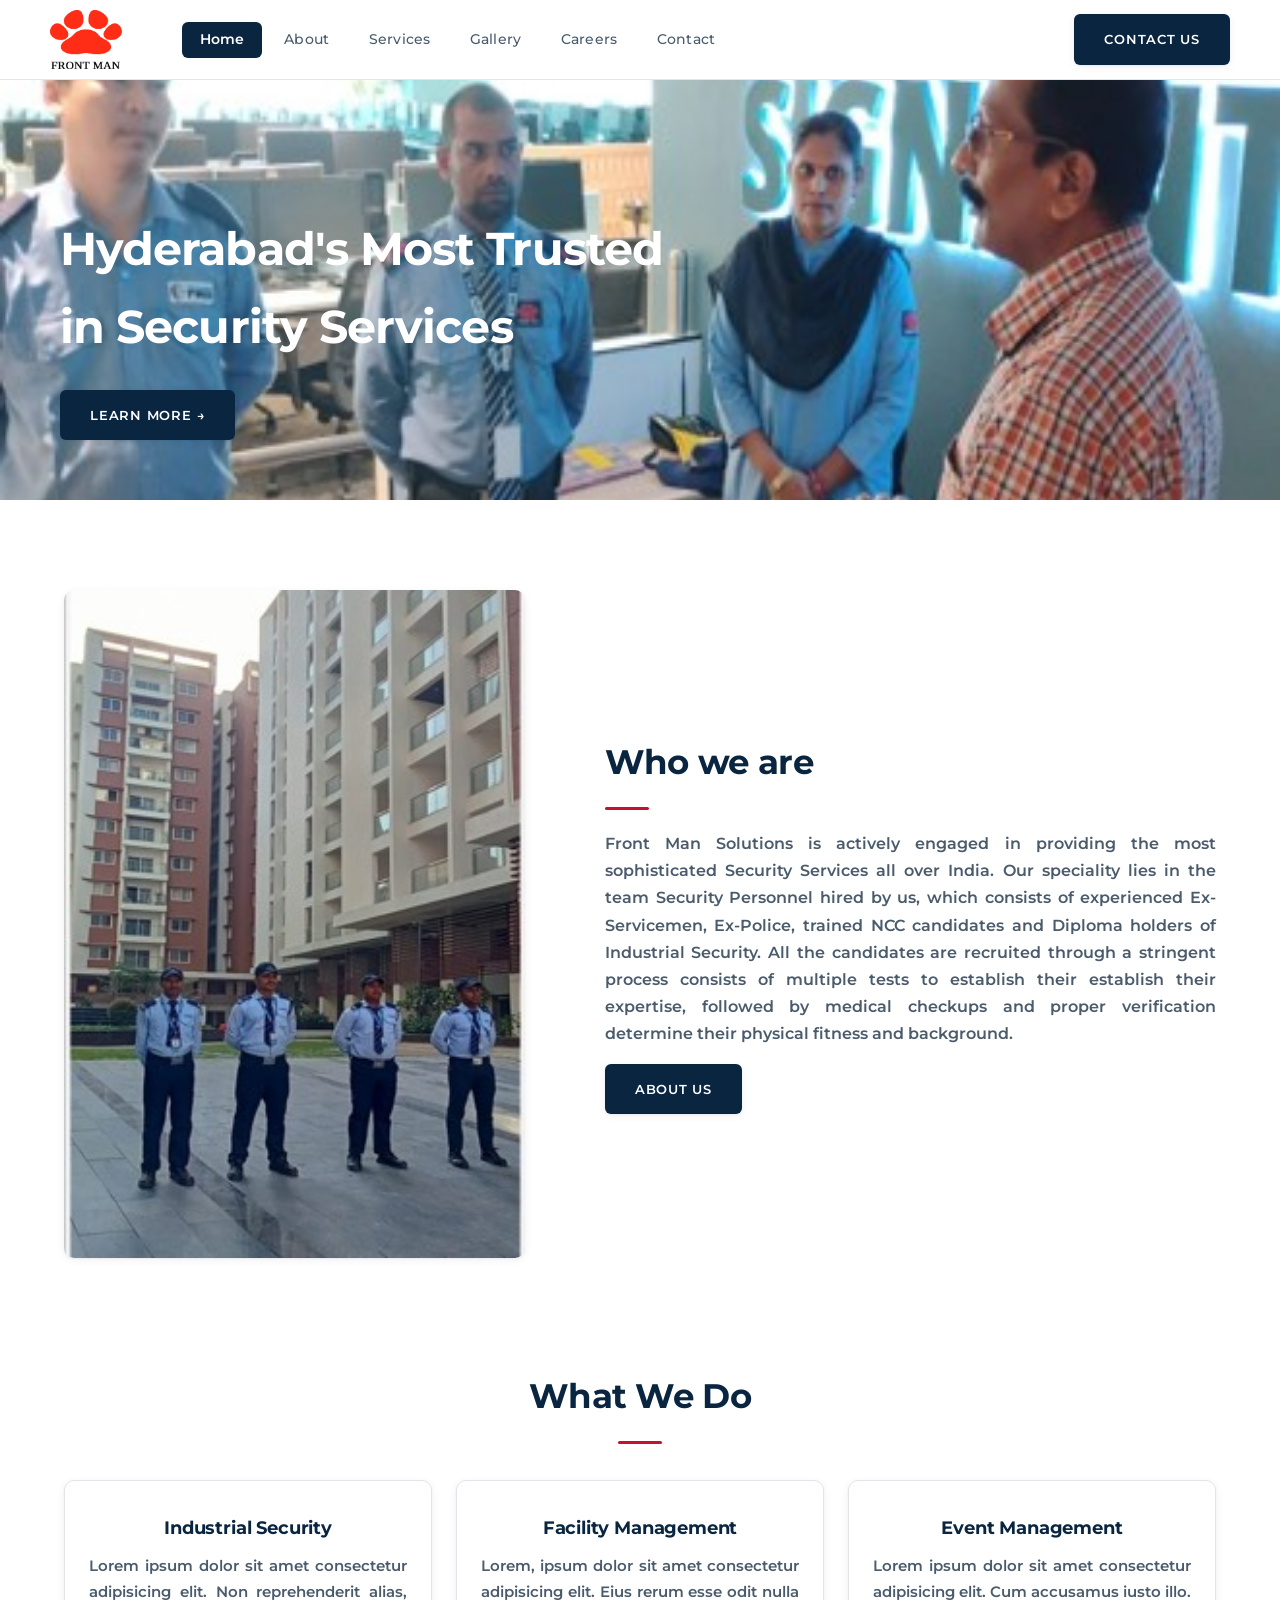
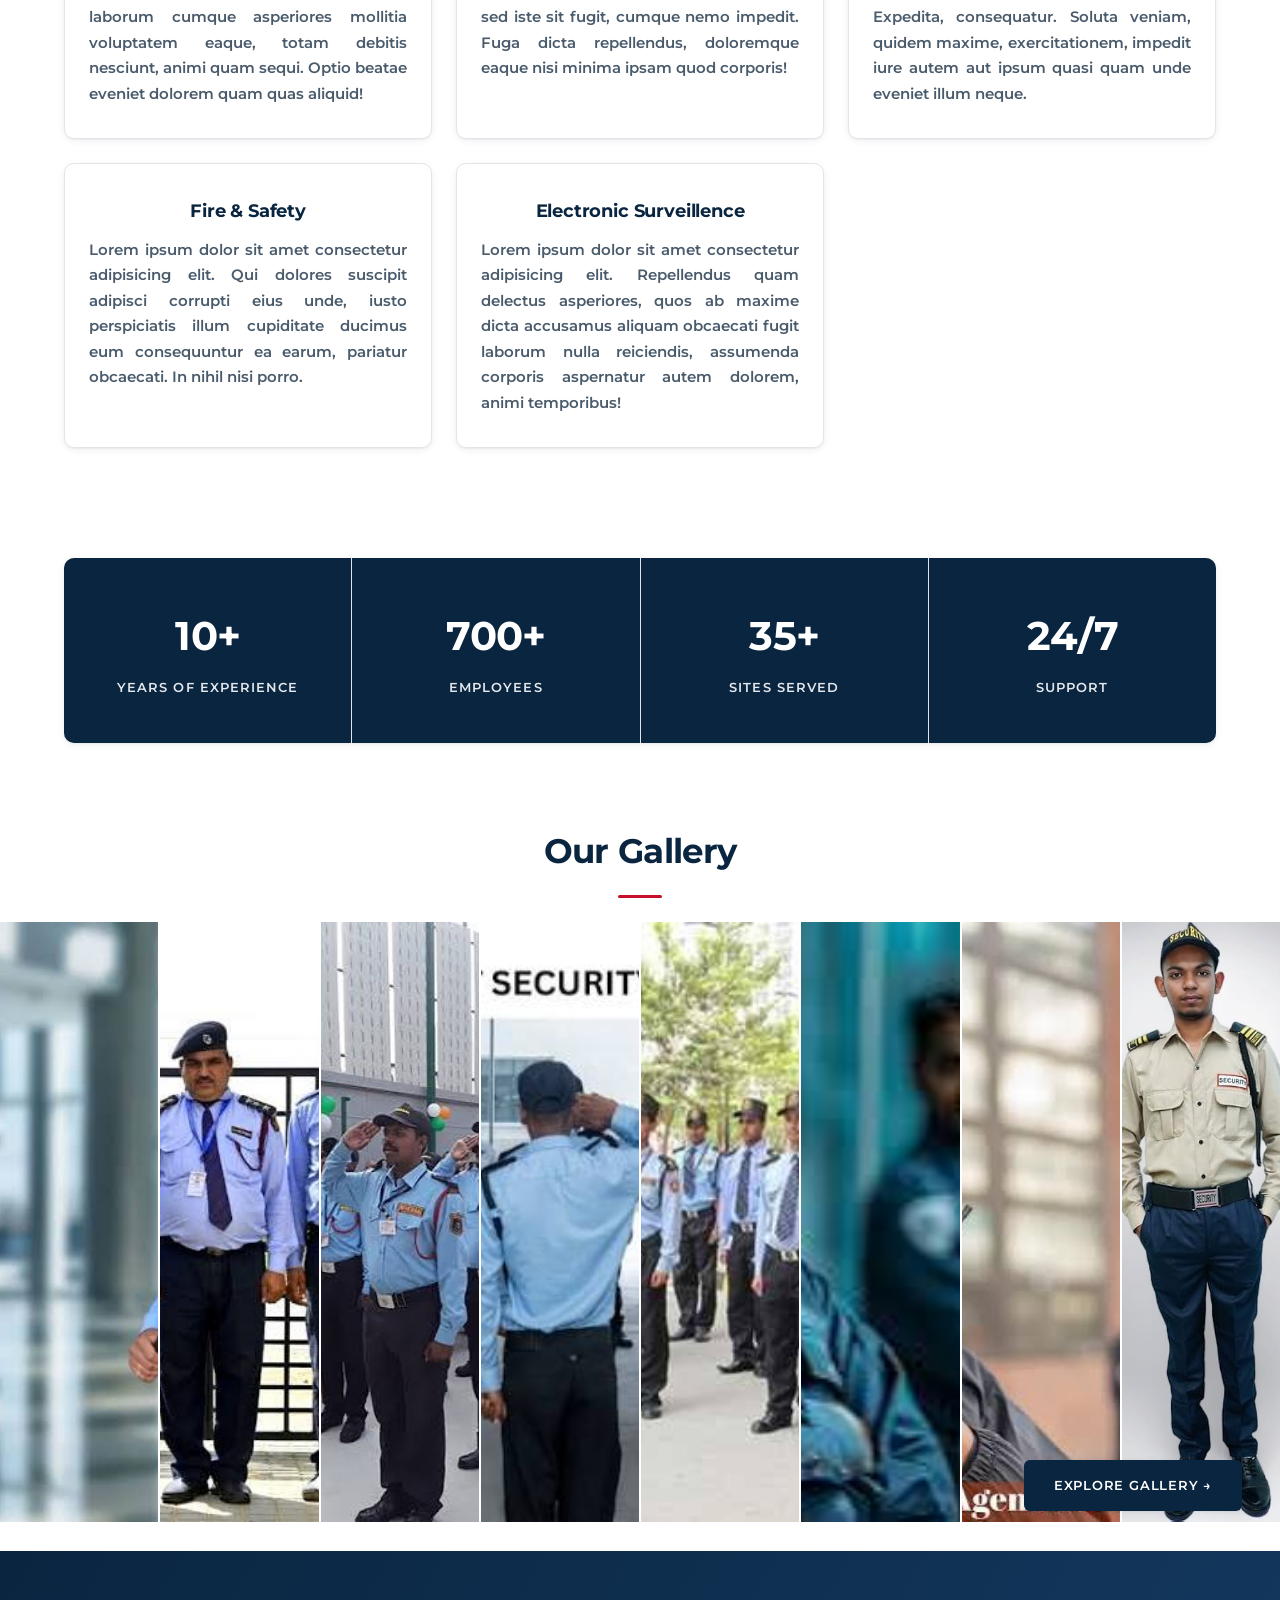
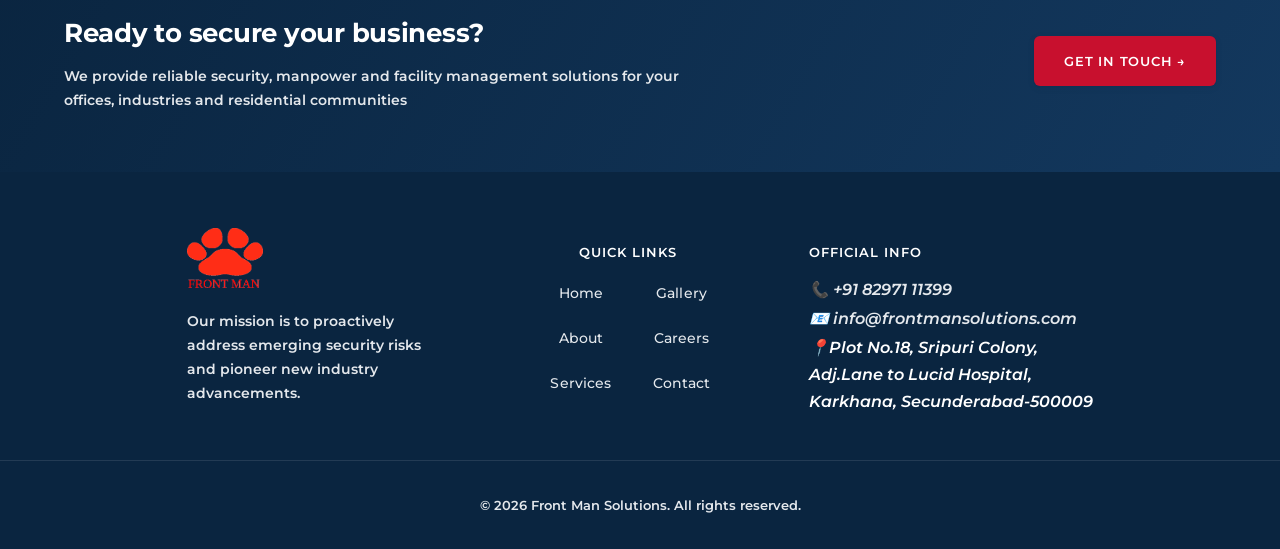
<file: FMS/index.html>
<!DOCTYPE html>
<html lang="en">

<head>
    <meta charset="UTF-8">
    <meta name="viewport" content="width=device-width, initial-scale=1.0">
    <link rel="preconnect" href="https://fonts.googleapis.com">
    <link rel="preconnect" href="https://fonts.gstatic.com" crossorigin>
    <link href="https://fonts.googleapis.com/css2?family=Montserrat:wght@300;400;500;600;700&display=swap"
        rel="stylesheet">
    <link rel="icon" href="assets/images/favicon.svg">
    <link rel="stylesheet" href="css/styles.css">
    <link rel="stylesheet" href="css/home.css">
    <title>Front Man Solutions</title>
</head>

<body>
    <header>
        <a href="index.html">
            <img src="assets/images/logo.png" alt="Front Man Solutions Logo">
        </a>
        <button class="nav-toggle" aria-label="Toggle navigation" aria-expanded="false">
            <span></span>
            <span></span>
            <span></span>
        </button>
        <nav aria-label="Primary Navigation">
            <ul>
                <li><a href="index.html" class="active">Home</a></li>
                <li><a href="about.html">About</a></li>
                <li><a href="services.html">Services</a></li>
                <li><a href="gallery.html">Gallery</a></li>
                <li><a href="careers.html">Careers</a></li>
                <li><a href="contact.html">Contact</a></li>
            </ul>
        </nav>
        <div class="contact-btn">
            <a href="contact.html" class="btn">Contact Us</a>
        </div>
        <script>
            const navToggle = document.querySelector('.nav-toggle');
            const nav = document.querySelector('header nav');

            navToggle.addEventListener('click', () => {
                const isOpen = nav.classList.toggle('open');
                navToggle.setAttribute('aria-expanded', isOpen);
            });
        </script>
    </header>
    <main>
        <section class="hero">
            <h1>Hyderabad's Most Trusted in Security Services</h1>
            <a href="about.html" class="btn">Learn More →</a>
        </section>
        <section class="about">
            <div class="container">
                <img src="assets/images/about.jpg" alt="About Image">
                <div class="about-text">
                    <h2 class="section-title">Who we are</h2>
                    <p> Front Man Solutions is actively engaged in providing
                        the most sophisticated Security Services all over India.
                        Our speciality lies in the team Security Personnel hired by us,
                        which consists of experienced Ex-Servicemen, Ex-Police,
                        trained NCC candidates and Diploma holders of Industrial Security.
                        All the candidates are recruited through a stringent
                        process consists of multiple tests to establish their
                        establish their expertise, followed by medical checkups
                        and proper verification determine their physical fitness and background.</p>
                    <a href="about.html" class="btn">About Us</a>
                </div>
            </div>
        </section>
        <section class="services">
            <div class="container">
                <h2 class="section-title">What We Do</h2>
                <div class="service-grid">
                    <div class="service-card">
                        <h3>Industrial Security</h3>
                        <p>Lorem ipsum dolor sit amet consectetur adipisicing elit. Non reprehenderit alias, laborum
                            cumque
                            asperiores mollitia voluptatem eaque, totam debitis nesciunt, animi quam sequi. Optio beatae
                            eveniet dolorem quam quas aliquid!</p>
                    </div>
                    <div class="service-card">
                        <h3>Facility Management</h3>
                        <p>Lorem, ipsum dolor sit amet consectetur adipisicing elit. Eius rerum esse odit nulla sed iste
                            sit
                            fugit, cumque nemo impedit. Fuga dicta repellendus, doloremque eaque nisi minima ipsam quod
                            corporis!</p>
                    </div>
                    <div class="service-card">
                        <h3>Event Management</h3>
                        <p>Lorem ipsum dolor sit amet consectetur adipisicing elit. Cum accusamus iusto illo. Expedita,
                            consequatur. Soluta veniam, quidem maxime, exercitationem, impedit iure autem aut ipsum
                            quasi
                            quam unde eveniet illum neque.</p>
                    </div>
                    <div class="service-card">
                        <h3>Fire & Safety</h3>
                        <p>Lorem ipsum dolor sit amet consectetur adipisicing elit. Qui dolores suscipit adipisci
                            corrupti
                            eius unde, iusto perspiciatis illum cupiditate ducimus eum consequuntur ea earum, pariatur
                            obcaecati. In nihil nisi porro.</p>
                    </div>
                    <div class="service-card">
                        <h3>Electronic Surveillence</h3>
                        <p>Lorem ipsum dolor sit amet consectetur adipisicing elit. Repellendus quam delectus
                            asperiores,
                            quos ab maxime dicta accusamus aliquam obcaecati fugit laborum nulla reiciendis, assumenda
                            corporis aspernatur autem dolorem, animi temporibus!</p>
                    </div>
                </div>
            </div>
        </section>
        <section class="trust">
            <div class="container">
                <dl class="trust-grid">
                    <div class="stat-item">
                        <dt>10+</dt>
                        <dd>Years of experience</dd>
                    </div>
                    <div class="stat-item">
                        <dt>700+</dt>
                        <dd>Employees</dd>
                    </div>
                    <div class="stat-item">
                        <dt>35+</dt>
                        <dd>Sites Served</dd>
                    </div>
                    <div class="stat-item">
                        <dt>24/7</dt>
                        <dd>Support</dd>
                    </div>
                </dl>
            </div>
        </section>
        <section class="gallery">
            <div class="container">
                <h2 class="section-title">Our Gallery</h2>
            </div>
            <div class="gallery-row">
                <div class="gallery-item">
                    <img src="assets/images/images1.jpg" alt="">
                </div>
                <div class="gallery-item">
                    <img src="assets/images/images2.jpg" alt="">
                </div>
                <div class="gallery-item">
                    <img src="assets/images/images3.jpg" alt="">
                </div>
                <div class="gallery-item">
                    <img src="assets/images/images4.jpg" alt="">
                </div>
                <div class="gallery-item">
                    <img src="assets/images/images5.jpg" alt="">
                </div>
                <div class="gallery-item">
                    <img src="assets/images/images6.jpg" alt="">
                </div>
                <div class="gallery-item">
                    <img src="assets/images/images7.jpg" alt="">
                </div>
                <div class="gallery-item">
                    <img src="assets/images/images8.jpg" alt="">
                </div>
                <div class="gallery-btn-wrapper">
                    <a href="gallery.html" class="btn">Explore Gallery →</a>
                </div>
            </div>
        </section>
        <section class="cta">
            <div class="container">
                <div class="cta-question">
                    <h2>Ready to secure your business?</h2>
                    <p>We provide reliable security, manpower and facility management solutions for your offices,
                        industries and residential
                        communities</p>
                </div>
                <a href="contact.html" class="btn">Get in touch →</a>
            </div>
        </section>
    </main>
    <footer>
        <section class="footer-content">
            <div class="footer-logo">
                <img src="assets/images/footer-logo.png" alt="Front Man Solutions Logo">
                <p>Our mission is to proactively address emerging security risks and pioneer new industry
                    advancements.
                </p>
            </div>
            <div class="footer-links">
                <h3>Quick Links</h3>
                <nav aria-label="Footer Navigation">
                    <ul>
                        <li><a href="index.html">Home</a></li>
                        <li><a href="about.html">About</a></li>
                        <li><a href="services.html">Services</a></li>
                    </ul>
                    <ul>
                        <li><a href="gallery.html">Gallery</a></li>
                        <li><a href="careers.html">Careers</a></li>
                        <li><a href="contact.html">Contact</a></li>
                    </ul>
                </nav>
            </div>
            <div class="footer-info">
                <h3>Official Info</h3>
                <address>
                    <ul>
                        <li><a href="tel:+918297111399">📞 +91 82971 11399</a></li>
                        <li><a href="mailto:info@frontmansolutions.com">📧 info@frontmansolutions.com</a></li>
                        <li>📍Plot No.18, Sripuri Colony,<br>
                            Adj.Lane to Lucid Hospital,<br>
                            Karkhana, Secunderabad-500009
                        </li>
                    </ul>
                </address>
            </div>
        </section>
        <div class="copyright">
            <p>© 2026 Front Man Solutions. All rights reserved.</p>
        </div>
    </footer>
</body>
</file>
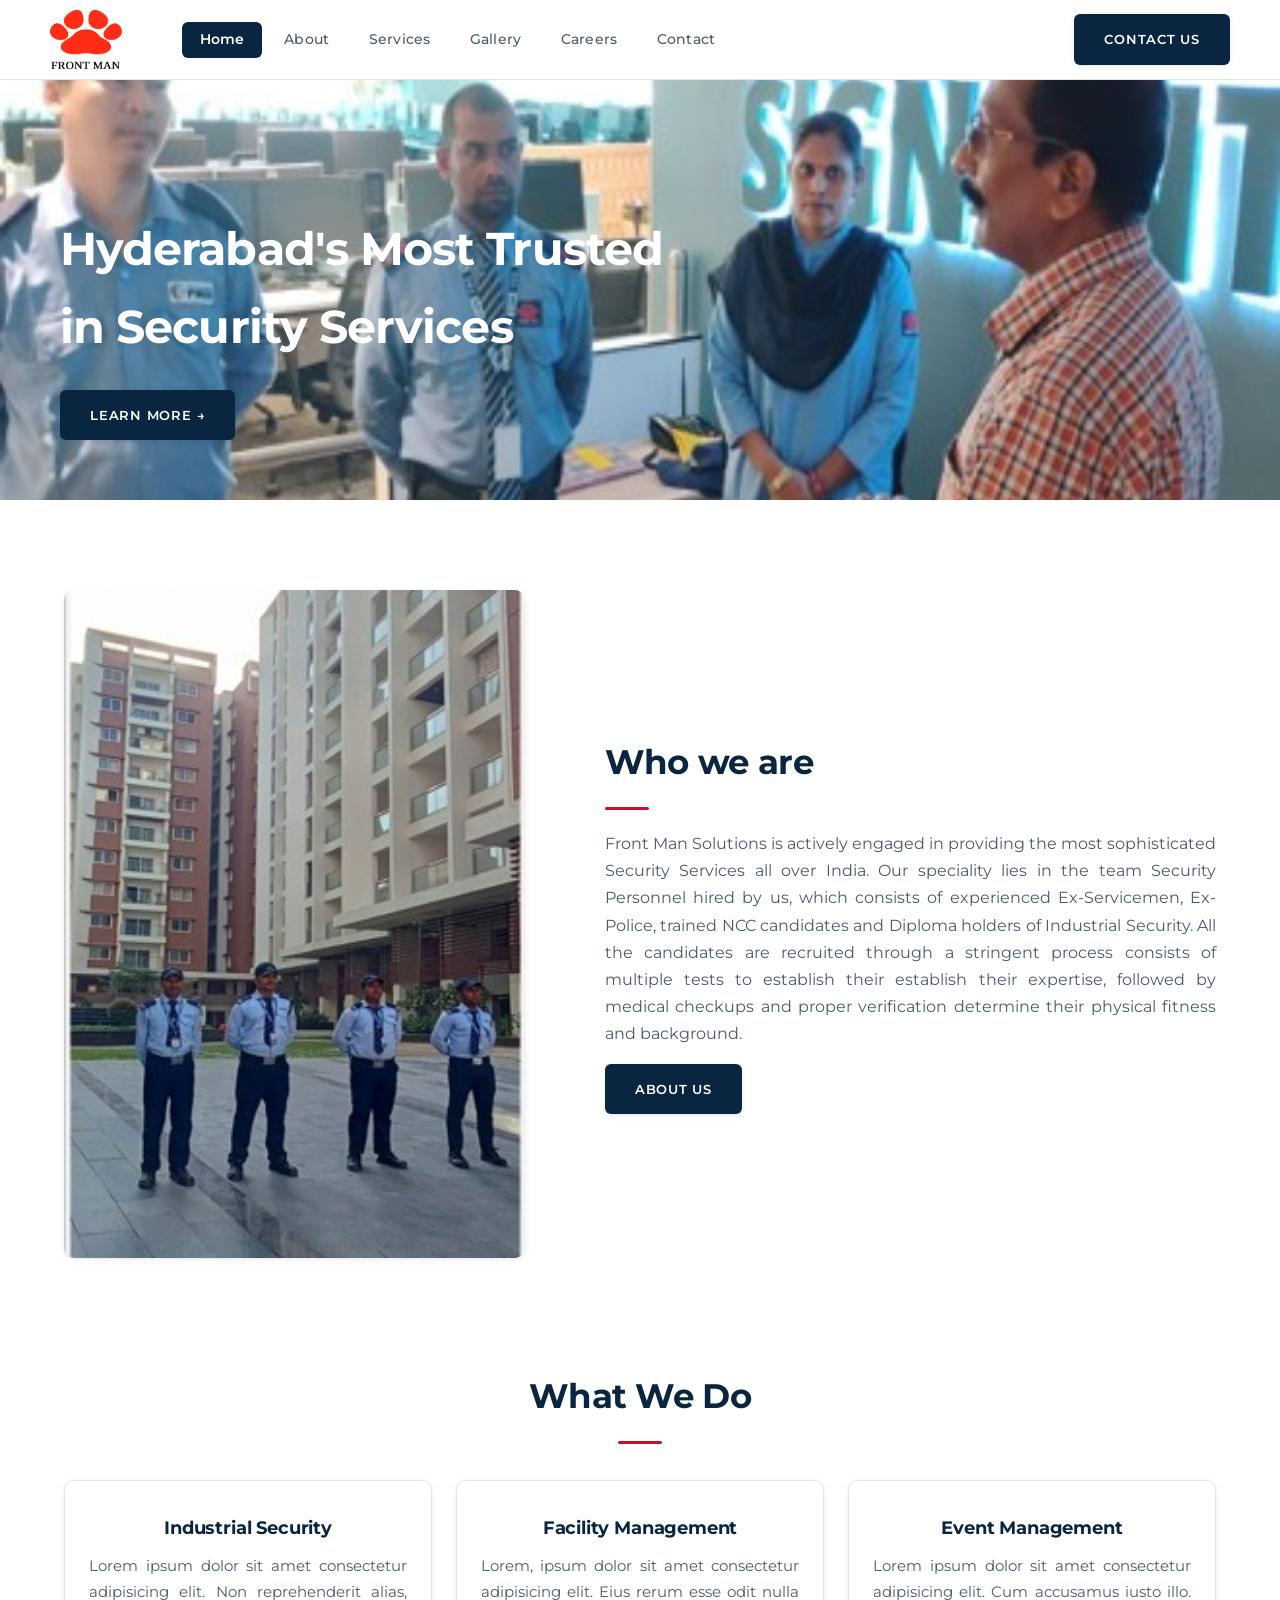
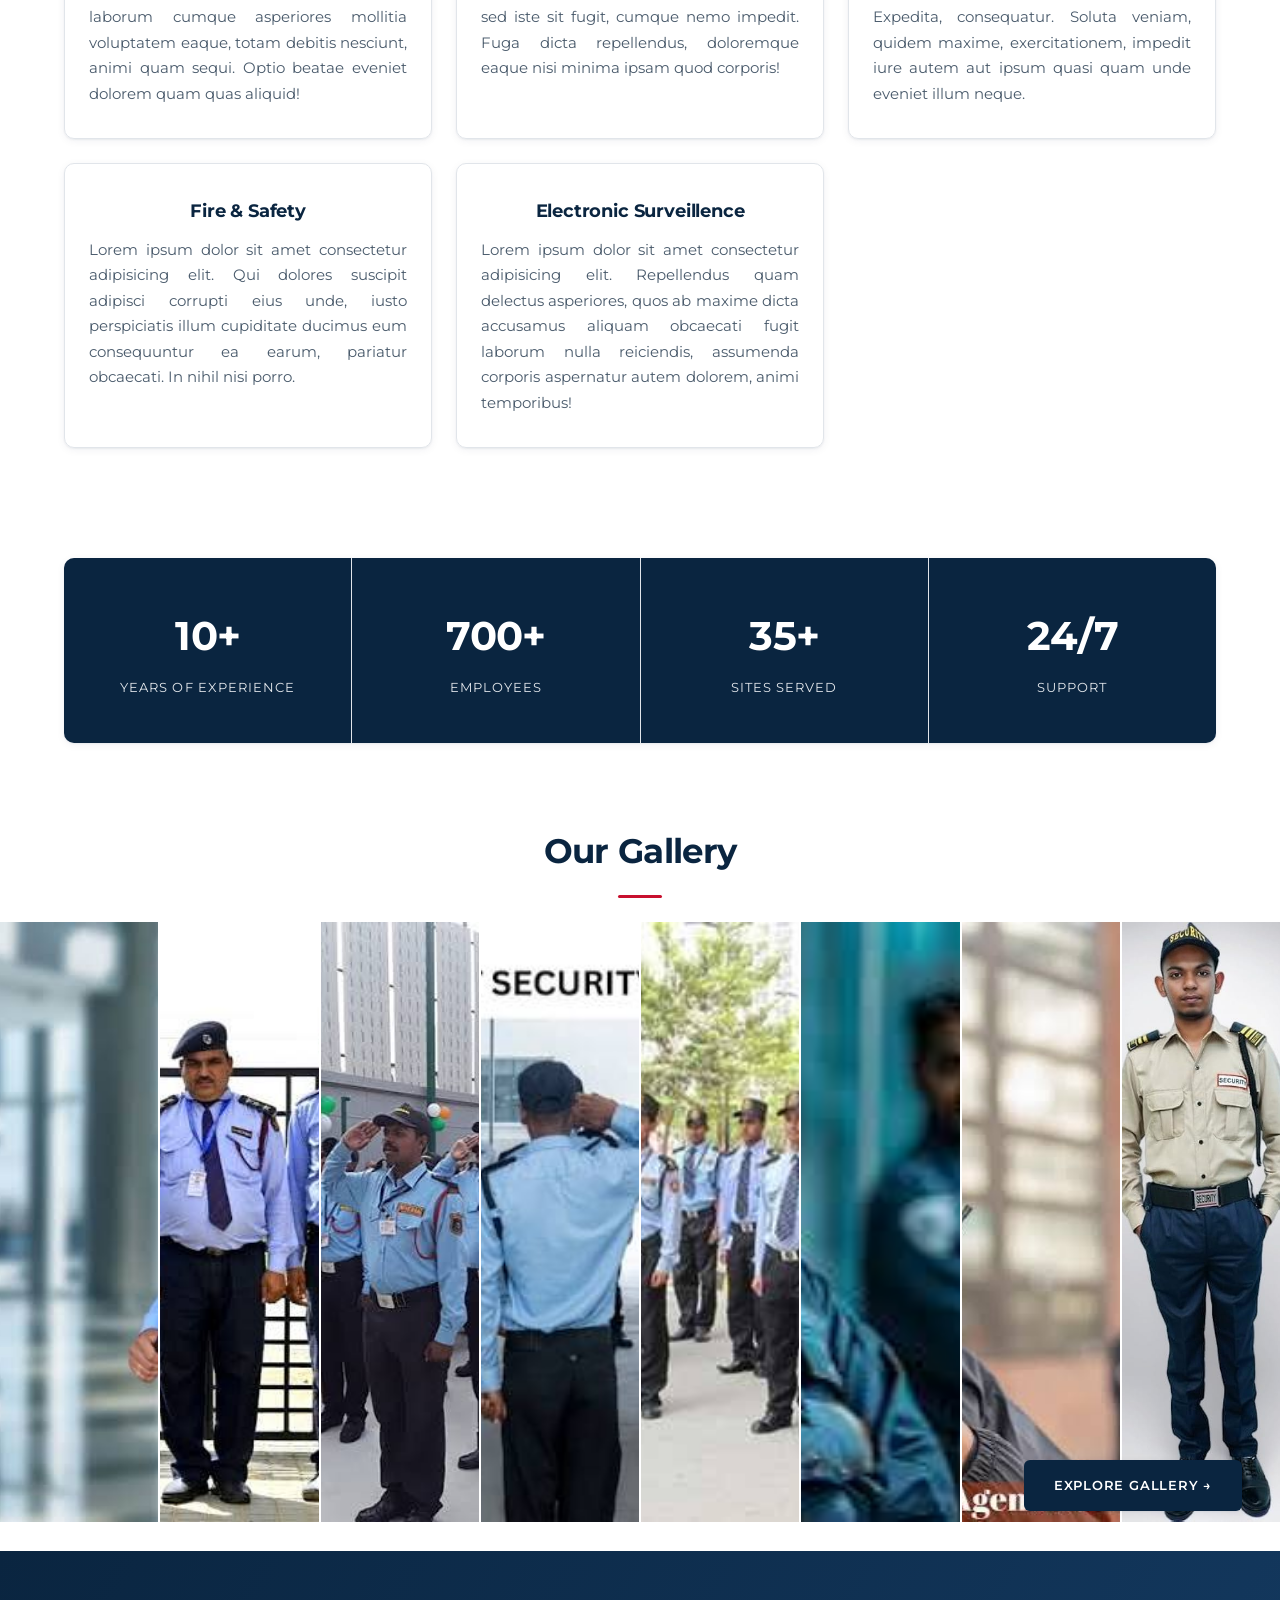
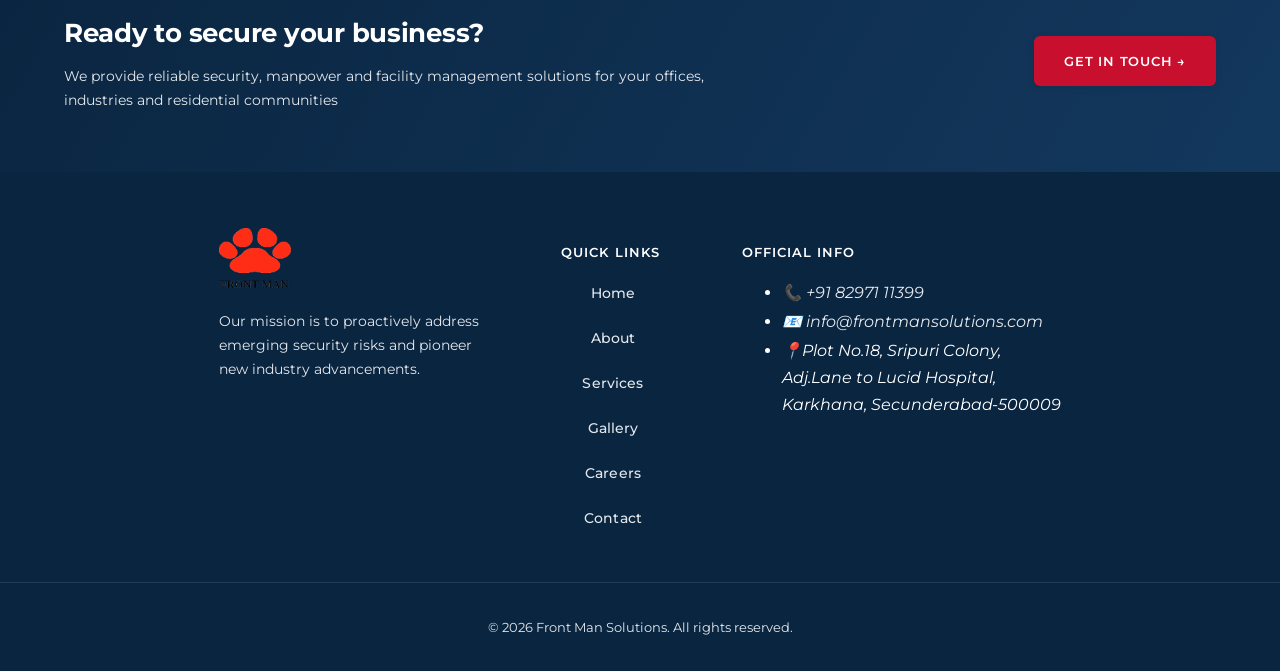
<file: FMS/FMS/index.html>
<!DOCTYPE html>
<html lang="en">

<head>
    <meta charset="UTF-8">
    <meta name="viewport" content="width=device-width, initial-scale=1.0">
    <link rel="preconnect" href="https://fonts.googleapis.com">
    <link rel="preconnect" href="https://fonts.gstatic.com" crossorigin>
    <link href="https://fonts.googleapis.com/css2?family=Montserrat:wght@300;400;500;600;700&display=swap"
        rel="stylesheet">
    <link rel="icon" href="assets/images/favicon.svg">
    <link rel="stylesheet" href="css/styles.css">
    <link rel="stylesheet" href="css/home.css">
    <title>Front Man Solutions</title>
</head>

<body>
    <header>
        <a href="index.html">
            <img src="assets/images/logo.png" alt="Frontman Solutions Logo">
        </a>
        <nav aria-label="Primary Navigation">
            <ul>
                <li><a href="index.html" class="active">Home</a></li>
                <li><a href="about.html">About</a></li>
                <li><a href="services.html">Services</a></li>
                <li><a href="gallery.html">Gallery</a></li>
                <li><a href="careers.html">Careers</a></li>
                <li><a href="contact.html">Contact</a></li>
            </ul>
        </nav>
        <a href="contact.html" class="btn">Contact Us</a>
    </header>
    <main>
        <section class="hero">
            <h1>Hyderabad's Most Trusted in Security Services</h1>
            <a href="about.html" class="btn">Learn More →</a>
        </section>
        <section class="about">
            <div class="container">
                <img src="assets/images/about.jpg" alt="About Image">
                <div class="about-text">
                    <h2 class="section-title">Who we are</h2>
                    <p> Front Man Solutions is actively engaged in providing
                        the most sophisticated Security Services all over India.
                        Our speciality lies in the team Security Personnel hired by us,
                        which consists of experienced Ex-Servicemen, Ex-Police,
                        trained NCC candidates and Diploma holders of Industrial Security.
                        All the candidates are recruited through a stringent
                        process consists of multiple tests to establish their
                        establish their expertise, followed by medical checkups
                        and proper verification determine their physical fitness and background.</p>
                    <a href="about.html" class="btn">About Us</a>
                </div>
            </div>
        </section>
        <section class="services">
            <div class="container">
                <h2 class="section-title">What We Do</h2>
                <div class="service-grid">
                    <div class="service-card">
                        <h3>Industrial Security</h3>
                        <p>Lorem ipsum dolor sit amet consectetur adipisicing elit. Non reprehenderit alias, laborum
                            cumque
                            asperiores mollitia voluptatem eaque, totam debitis nesciunt, animi quam sequi. Optio beatae
                            eveniet dolorem quam quas aliquid!</p>
                    </div>
                    <div class="service-card">
                        <h3>Facility Management</h3>
                        <p>Lorem, ipsum dolor sit amet consectetur adipisicing elit. Eius rerum esse odit nulla sed iste
                            sit
                            fugit, cumque nemo impedit. Fuga dicta repellendus, doloremque eaque nisi minima ipsam quod
                            corporis!</p>
                    </div>
                    <div class="service-card">
                        <h3>Event Management</h3>
                        <p>Lorem ipsum dolor sit amet consectetur adipisicing elit. Cum accusamus iusto illo. Expedita,
                            consequatur. Soluta veniam, quidem maxime, exercitationem, impedit iure autem aut ipsum
                            quasi
                            quam unde eveniet illum neque.</p>
                    </div>
                    <div class="service-card">
                        <h3>Fire & Safety</h3>
                        <p>Lorem ipsum dolor sit amet consectetur adipisicing elit. Qui dolores suscipit adipisci
                            corrupti
                            eius unde, iusto perspiciatis illum cupiditate ducimus eum consequuntur ea earum, pariatur
                            obcaecati. In nihil nisi porro.</p>
                    </div>
                    <div class="service-card">
                        <h3>Electronic Surveillence</h3>
                        <p>Lorem ipsum dolor sit amet consectetur adipisicing elit. Repellendus quam delectus
                            asperiores,
                            quos ab maxime dicta accusamus aliquam obcaecati fugit laborum nulla reiciendis, assumenda
                            corporis aspernatur autem dolorem, animi temporibus!</p>
                    </div>
                </div>
            </div>
        </section>
        <section class="trust">
            <div class="container">
                <dl class="trust-grid">
                    <div class="stat-item">
                        <dt>10+</dt>
                        <dd>Years of experience</dd>
                    </div>
                    <div class="stat-item">
                        <dt>700+</dt>
                        <dd>Employees</dd>
                    </div>
                    <div class="stat-item">
                        <dt>35+</dt>
                        <dd>Sites Served</dd>
                    </div>
                    <div class="stat-item">
                        <dt>24/7</dt>
                        <dd>Support</dd>
                    </div>
                </dl>
            </div>
        </section>
        <section class="gallery">
            <div class="container">
                <h2 class="section-title">Our Gallery</h2>
            </div>
            <div class="gallery-row">
                <div class="gallery-item">
                    <img src="assets/images/images1.jpg" alt="">
                </div>
                <div class="gallery-item">
                    <img src="assets/images/images2.jpg" alt="">
                </div>
                <div class="gallery-item">
                    <img src="assets/images/images3.jpg" alt="">
                </div>
                <div class="gallery-item">
                    <img src="assets/images/images4.jpg" alt="">
                </div>
                <div class="gallery-item">
                    <img src="assets/images/images5.jpg" alt="">
                </div>
                <div class="gallery-item">
                    <img src="assets/images/images6.jpg" alt="">
                </div>
                <div class="gallery-item">
                    <img src="assets/images/images7.jpg" alt="">
                </div>
                <div class="gallery-item">
                    <img src="assets/images/images8.jpg" alt="">
                </div>
                <div class="gallery-btn-wrapper">
                    <a href="gallery.html" class="btn">Explore Gallery →</a>
                </div>
            </div>
        </section>
        <section class="cta">
            <div class="container">
                <div class="cta-question">
                    <h2>Ready to secure your business?</h2>
                    <p>We provide reliable security, manpower and facility management solutions for your offices,
                        industries and residential
                        communities</p>
                </div>
                <a href="contact.html" class="btn">Get in touch →</a>
            </div>
        </section>
    </main>
    <footer>
        <section class="footer-content">
            <div class="footer-logo">
                <img src="assets/images/logo.png" alt="Frontman Solutions Logo">
                <p>Our mission is to proactively address emerging security risks and pioneer new industry
                    advancements.
                </p>
            </div>
            <div class="footer-links">
                <h3>Quick Links</h3>
                <nav aria-label="Footer Navigation">
                    <ul>
                        <li><a href="index.html">Home</a></li>
                        <li><a href="about.html">About</a></li>
                        <li><a href="services.html">Services</a></li>
                        <li><a href="gallery.html">Gallery</a></li>
                        <li><a href="careers.html">Careers</a></li>
                        <li><a href="contact.html">Contact</a></li>
                    </ul>
                </nav>
            </div>
            <div class="footer-info">
                <h3>Official Info</h3>
                <address>
                    <ul>
                        <li><a href="tel:+918297111399">📞 +91 82971 11399</a></li>
                        <li><a href="mailto:info@frontmansolutions.com">📧 info@frontmansolutions.com</a></li>
                        <li>📍Plot No.18, Sripuri Colony,<br>
                            Adj.Lane to Lucid Hospital,<br>
                            Karkhana, Secunderabad-500009
                        </li>
                    </ul>
                </address>
            </div>
        </section>
        <div class="copyright">
            <p>© 2026 Front Man Solutions. All rights reserved.</p>
        </div>
    </footer>
</body>
</file>
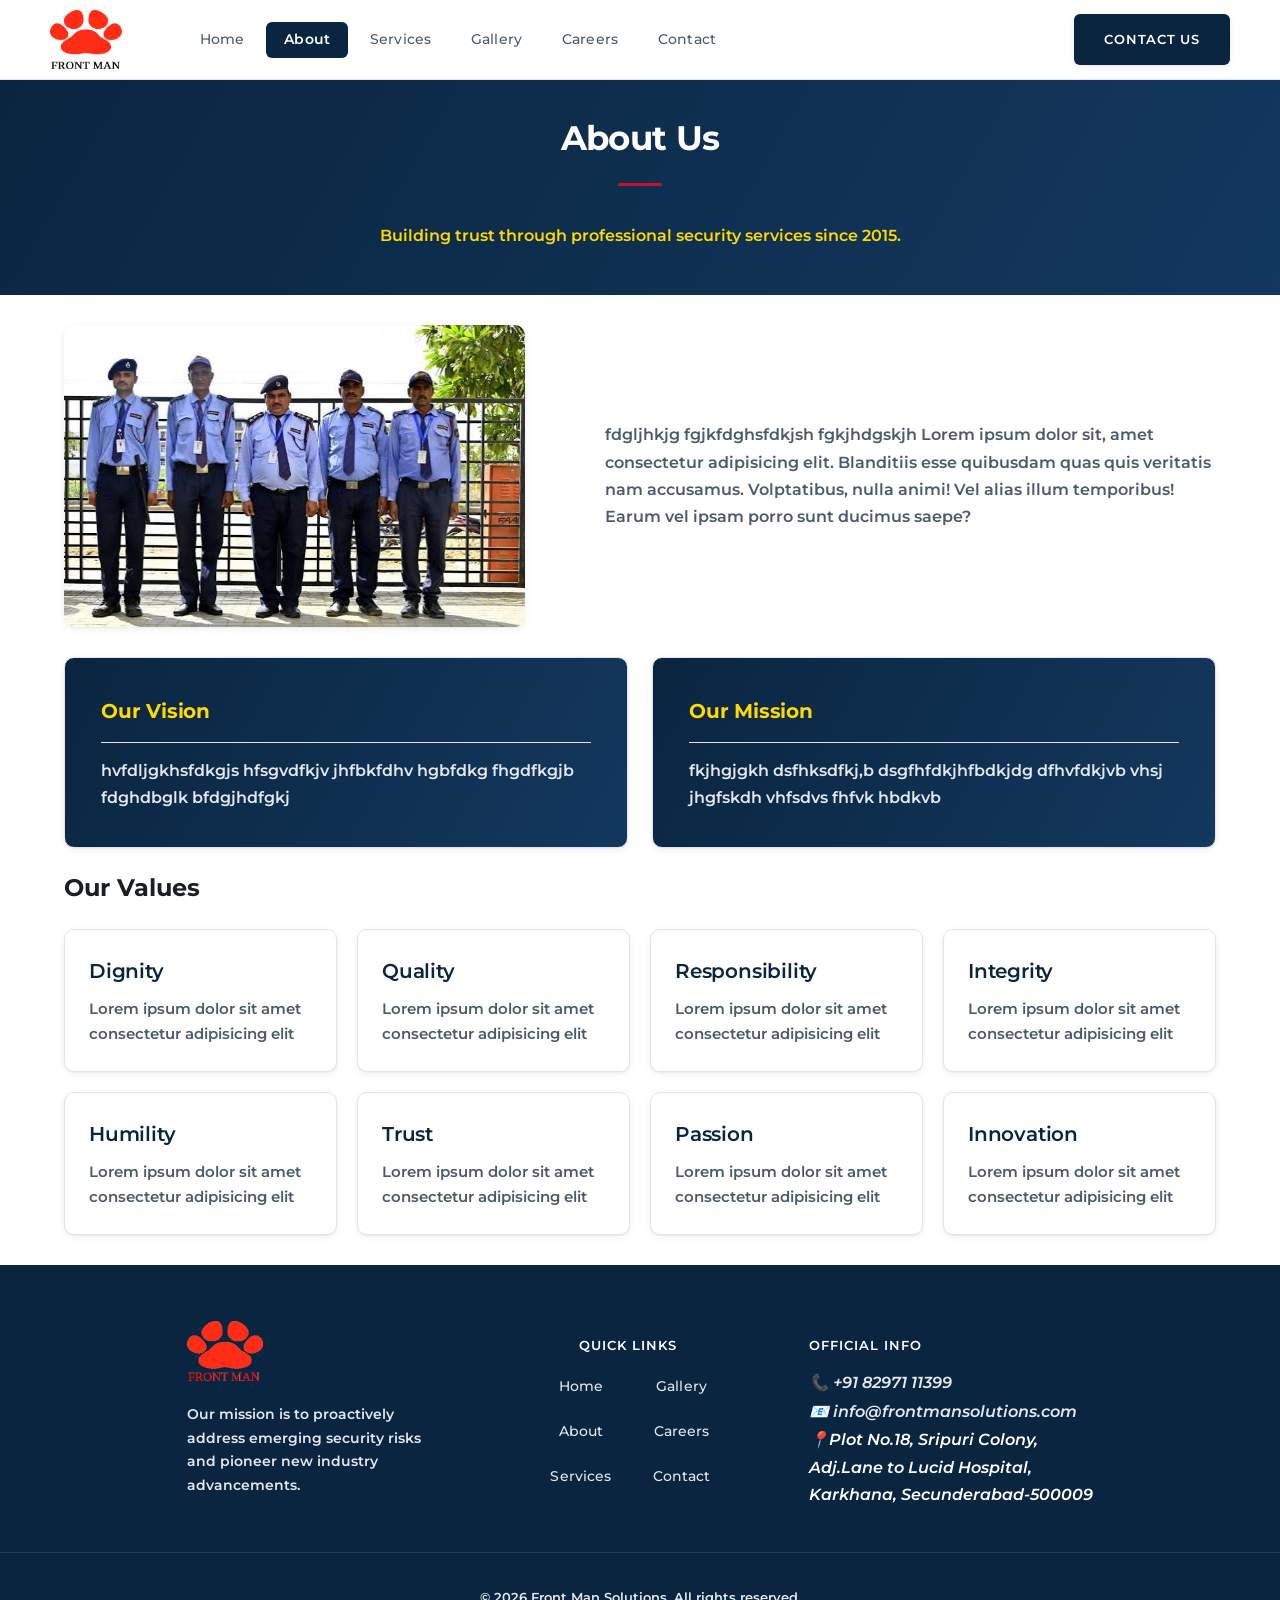
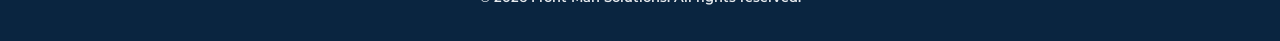
<file: FMS/about.html>
<!DOCTYPE html>
<html lang="en">

<head>
    <meta charset="UTF-8">
    <meta name="viewport" content="width=device-width, initial-scale=1.0">
    <link rel="preconnect" href="https://fonts.googleapis.com">
    <link rel="preconnect" href="https://fonts.gstatic.com" crossorigin>
    <link href="https://fonts.googleapis.com/css2?family=Montserrat:wght@300;400;500;600;700&display=swap"
        rel="stylesheet">
    <link rel="icon" href="assets/images/favicon.svg">
    <link rel="stylesheet" href="css/styles.css">
    <link rel="stylesheet" href="css/about.css">
    <title>Front Man Solutions</title>
</head>

<body>
    <header>
        <a href="index.html">
            <img src="assets/images/logo.png" alt="Front Man Solutions Logo">
        </a>
        <button class="nav-toggle" aria-label="Toggle navigation" aria-expanded="false">
            <span></span>
            <span></span>
            <span></span>
        </button>
        <nav aria-label="Primary Navigation">
            <ul>
                <li><a href="index.html">Home</a></li>
                <li><a href="about.html" class="active">About</a></li>
                <li><a href="services.html">Services</a></li>
                <li><a href="gallery.html">Gallery</a></li>
                <li><a href="careers.html">Careers</a></li>
                <li><a href="contact.html">Contact</a></li>
            </ul>
        </nav>
        <div class="contact-btn">
            <a href="contact.html" class="btn">Contact Us</a>
        </div>
        <script>
            const navToggle = document.querySelector('.nav-toggle');
            const nav = document.querySelector('header nav');

            navToggle.addEventListener('click', () => {
                const isOpen = nav.classList.toggle('open');
                navToggle.setAttribute('aria-expanded', isOpen);
            });
        </script>
    </header>
    <main>
        <section class="about">
            <div class="about-hero">
                <h1 class="section-title">About Us</h1>
                <p>Building trust through professional
                    security services since 2015.</p>
            </div>
            <div class="container">
                <div class="about-info">
                    <img src="assets/images/images2.jpg" alt="">
                    <p>fdgljhkjg fgjkfdghsfdkjsh fgkjhdgskjh Lorem ipsum dolor sit, amet consectetur adipisicing elit.
                        Blanditiis esse quibusdam quas quis veritatis nam accusamus. Volptatibus, nulla animi! Vel
                        alias illum temporibus! Earum vel ipsam porro sunt ducimus saepe?</p>
                </div>
            </div>
        </section>
        <section class="vision-mission">
            <div class="container">
                <div class="vision-mission-wrapper">
                    <div class="vision">
                        <h2>Our Vision</h2>
                        <p>hvfdljgkhsfdkgjs hfsgvdfkjv jhfbkfdhv hgbfdkg fhgdfkgjb fdghdbglk bfdgjhdfgkj </p>
                    </div>
                    <div class="mission">
                        <h2>Our Mission</h2>
                        <p>fkjhgjgkh dsfhksdfkj,b dsgfhfdkjhfbdkjdg dfhvfdkjvb vhsj jhgfskdh vhfsdvs fhfvk hbdkvb</p>
                    </div>
                </div>
            </div>
        </section>
        <section class="values">
            <div class="container">
                <h2>Our Values</h2>
                <dl class="values-grid">
                    <div class="values-item">
                        <dt>Dignity</dt>
                        <dd>Lorem ipsum dolor sit amet consectetur adipisicing elit</dd>
                    </div>
                    <div class="values-item">
                        <dt>Quality</dt>
                        <dd>Lorem ipsum dolor sit amet consectetur adipisicing elit</dd>
                    </div>
                    <div class="values-item">
                        <dt>Responsibility</dt>
                        <dd>Lorem ipsum dolor sit amet consectetur adipisicing elit</dd>
                    </div>
                    <div class="values-item">
                        <dt>Integrity</dt>
                        <dd>Lorem ipsum dolor sit amet consectetur adipisicing elit</dd>
                    </div>
                    <div class="values-item">
                        <dt>Humility</dt>
                        <dd>Lorem ipsum dolor sit amet consectetur adipisicing elit</dd>
                    </div>
                    <div class="values-item">
                        <dt>Trust</dt>
                        <dd>Lorem ipsum dolor sit amet consectetur adipisicing elit</dd>
                    </div>
                    <div class="values-item">
                        <dt>Passion</dt>
                        <dd>Lorem ipsum dolor sit amet consectetur adipisicing elit</dd>
                    </div>
                    <div class="values-item">
                        <dt>Innovation</dt>
                        <dd>Lorem ipsum dolor sit amet consectetur adipisicing elit</dd>
                    </div>
                </dl>
            </div>
        </section>
    </main>

    <footer>
        <section class="footer-content">
            <div class="footer-logo">
                <img src="assets/images/footer-logo.png" alt="Front Man Solutions Logo">
                <p>Our mission is to proactively address emerging security risks and pioneer new industry
                    advancements.
                </p>
            </div>
            <div class="footer-links">
                <h3>Quick Links</h3>
                <nav aria-label="Footer Navigation">
                    <ul>
                        <li><a href="index.html">Home</a></li>
                        <li><a href="about.html">About</a></li>
                        <li><a href="services.html">Services</a></li>
                    </ul>
                    <ul>
                        <li><a href="gallery.html">Gallery</a></li>
                        <li><a href="careers.html">Careers</a></li>
                        <li><a href="contact.html">Contact</a></li>
                    </ul>
                </nav>
            </div>
            <div class="footer-info">
                <h3>Official Info</h3>
                <address>
                    <ul>
                        <li><a href="tel:+918297111399">📞 +91 82971 11399</a></li>
                        <li><a href="mailto:info@frontmansolutions.com">📧 info@frontmansolutions.com</a></li>
                        <li>📍Plot No.18, Sripuri Colony,<br>
                            Adj.Lane to Lucid Hospital,<br>
                            Karkhana, Secunderabad-500009
                        </li>
                    </ul>
                </address>
            </div>
        </section>
        <div class="copyright">
            <p>© 2026 Front Man Solutions. All rights reserved.</p>
        </div>
    </footer>
</body>

</html>
</file>
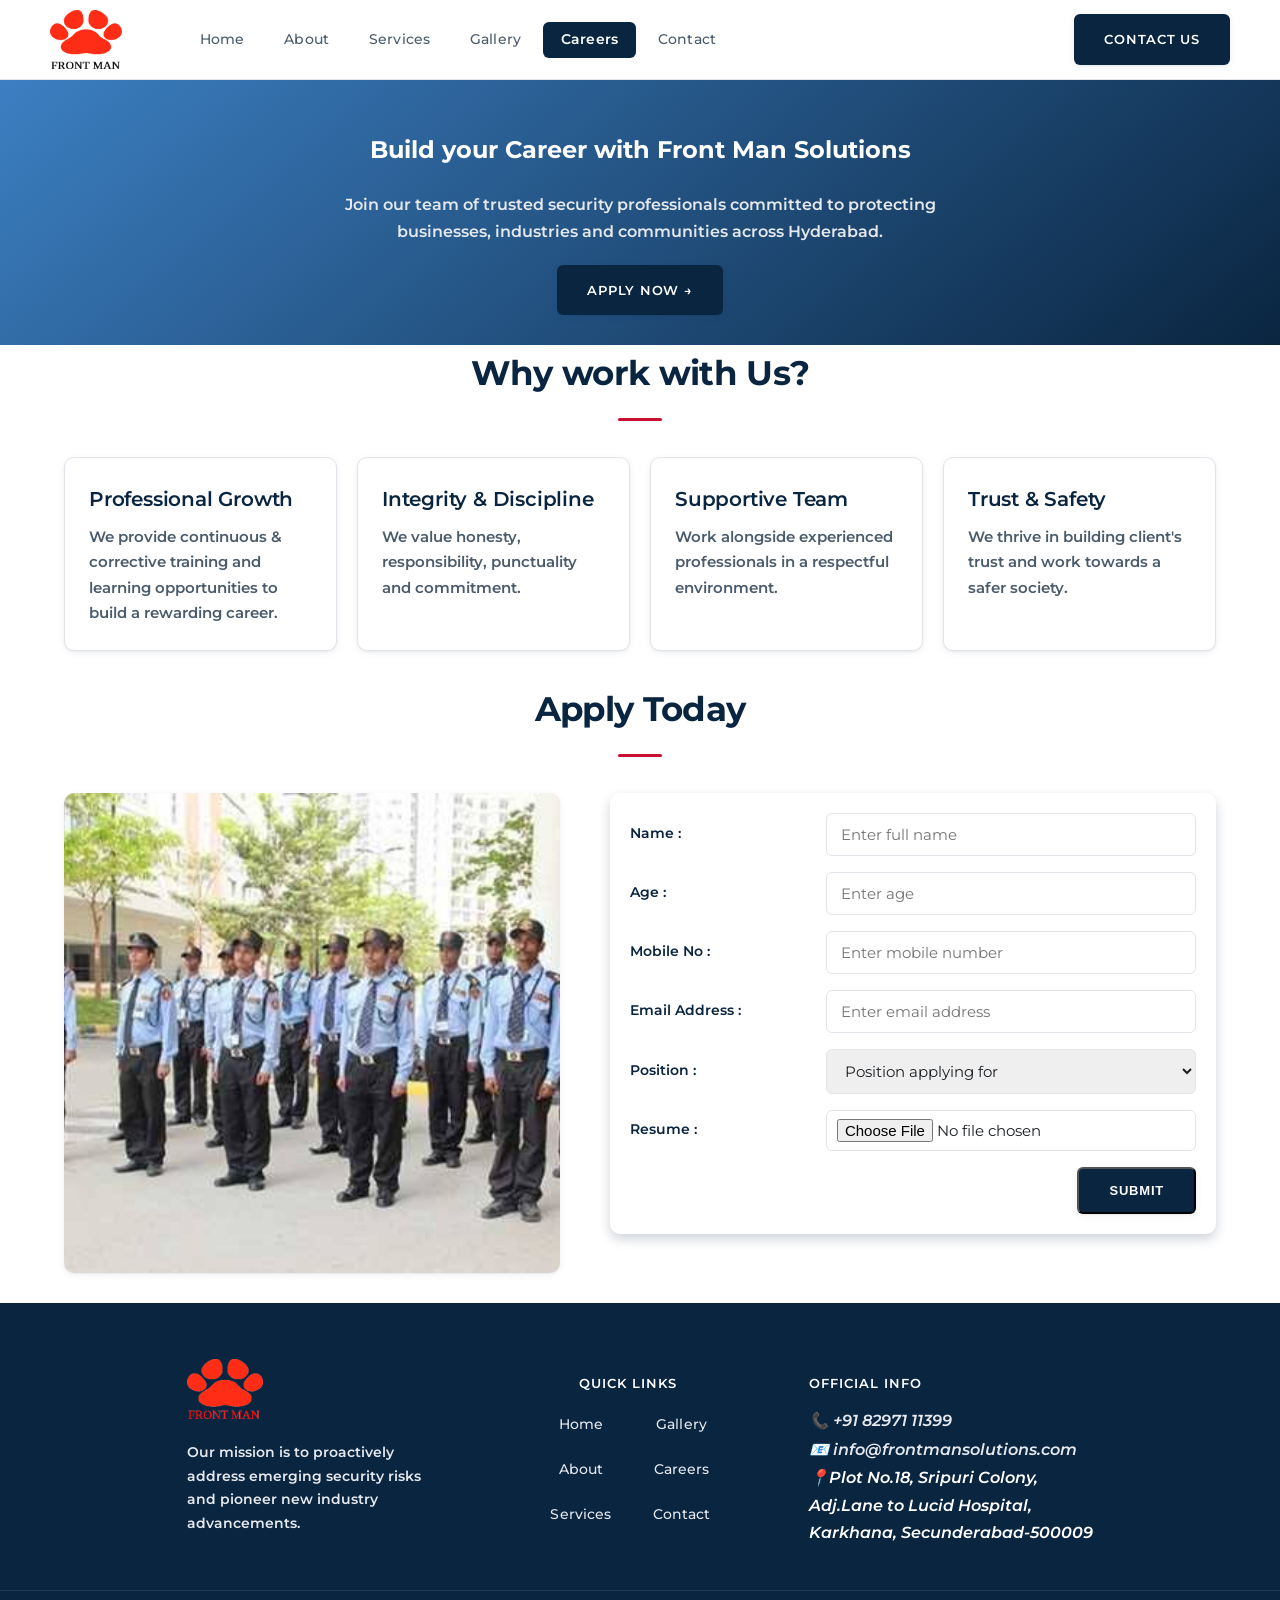
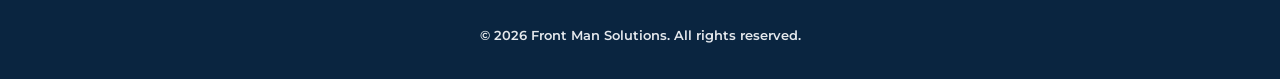
<file: FMS/careers.html>
<!DOCTYPE html>
<html lang="en">

<head>
    <meta charset="UTF-8">
    <meta name="viewport" content="width=device-width, initial-scale=1.0">
    <link rel="preconnect" href="https://fonts.googleapis.com">
    <link rel="preconnect" href="https://fonts.gstatic.com" crossorigin>
    <link href="https://fonts.googleapis.com/css2?family=Montserrat:wght@300;400;500;600;700&display=swap"
        rel="stylesheet">
    <link rel="icon" href="assets/images/favicon.svg">
    <link rel="stylesheet" href="css/styles.css">
    <link rel="stylesheet" href="css/careers.css">
    <title>Front Man Solutions</title>
</head>

<body>
    <header>
        <a href="index.html">
            <img src="assets/images/logo.png" alt="Front Man Solutions Logo">
        </a>
        <button class="nav-toggle" aria-label="Toggle navigation" aria-expanded="false">
            <span></span>
            <span></span>
            <span></span>
        </button>
        <nav aria-label="Primary Navigation">
            <ul>
                <li><a href="index.html">Home</a></li>
                <li><a href="about.html">About</a></li>
                <li><a href="services.html">Services</a></li>
                <li><a href="gallery.html">Gallery</a></li>
                <li><a href="careers.html" class="active">Careers</a></li>
                <li><a href="contact.html">Contact</a></li>
            </ul>
        </nav>
        <div class="contact-btn">
            <a href="contact.html" class="btn">Contact Us</a>
        </div>
        <script>
            const navToggle = document.querySelector('.nav-toggle');
            const nav = document.querySelector('header nav');

            navToggle.addEventListener('click', () => {
                const isOpen = nav.classList.toggle('open');
                navToggle.setAttribute('aria-expanded', isOpen);
            });
        </script>
    </header>
    <main>
        <section class="careers-hero">
            <div class="container">
                <h1>Build your Career with Front Man Solutions</h1>
                <p>Join our team of trusted security professionals committed to protecting businesses, industries and
                    communities across Hyderabad.</p>
                <a href="#apply" class="btn">Apply Now →</a>
            </div>
        </section>
        <section class="values">
            <div class="container">
                <h2 class="section-title">Why work with Us?</h2>
                <dl class="careers-grid">
                    <div class="values-card">
                        <dt>Professional Growth</dt>
                        <dd>
                            We provide continuous & corrective training and learning opportunities to build a
                            rewarding
                            career.
                        </dd>
                    </div>
                    <div class="values-card">
                        <dt>Integrity & Discipline</dt>
                        <dd>
                            We value honesty, responsibility, punctuality and commitment.
                        </dd>
                    </div>
                    <div class="values-card">
                        <dt>Supportive Team</dt>
                        <dd>
                            Work alongside experienced professionals in a
                            respectful environment.
                        </dd>
                    </div>
                    <div class="values-card">
                        <dt>Trust & Safety</dt>
                        <dd>
                            We thrive in building client's trust and work towards a safer society.</dd>
                    </div>
                </dl>
            </div>
        </section>
        <section class="careers-form" id="apply">
            <div class="container">
                <h2 class="section-title">Apply Today</h2>
                <div class="apply-wrapper">
                    <div class="apply-image">
                        <img src="assets/images/images5.jpg" alt="">
                    </div>
                    <div class="form-wrapper">
                        <form>
                            <p>
                                <label class="form-label" for="name">Name :</label>
                                <input id="name" type="text" placeholder="Enter full name" required>
                            </p>
                            <p>
                                <label class="form-label" for="age">Age :</label>
                                <input id="age" type="number" placeholder="Enter age" required>
                            </p>
                            <p>
                                <label class="form-label" for="mobile">Mobile No :</label>
                                <input id="mobile" type="tel" placeholder="Enter mobile number" required>
                            </p>
                            <p>
                                <label class="form-label" for="email">Email Address :</label>
                                <input id="email" type="email" placeholder="Enter email address" required>
                            </p>
                            <p>
                                <label class="form-label" for="position">Position :</label>
                                <select id="position" required>
                                    <option value="" disabled selected>
                                        Position applying for
                                    </option>
                                    <option>
                                        Guard
                                    </option>
                                    <option>
                                        Head Guard
                                    </option>
                                    <option>
                                        Assistant Security Officer
                                    </option>
                                    <option>
                                        Security Officer
                                    </option>
                                    <option>
                                        Housekeeping
                                    </option>
                                    <option>
                                        HK Supervisor
                                    </option>
                                    <option>
                                        Facility Staff
                                    </option>
                                    <option>
                                        Field Officer
                                    </option>
                                    <option>
                                        Operations Manager
                                    </option>
                                    <option>
                                        Other
                                    </option>
                                </select>
                            </p>
                            <p>
                                <label class="form-label" for="resume">Resume :</label>
                                <input id="resume" type="file" accept=".pdf, .doc, .docx" required>
                            </p>
                            <button type="submit" class="btn">Submit</button>
                        </form>
                    </div>
                </div>
            </div>
        </section>
    </main>
    <footer>
        <section class="footer-content">
            <div class="footer-logo">
                <img src="assets/images/footer-logo.png" alt="Front Man Solutions Logo">
                <p>Our mission is to proactively address emerging security risks and pioneer new industry
                    advancements.
                </p>
            </div>
            <div class="footer-links">
                <h3>Quick Links</h3>
                <nav aria-label="Footer Navigation">
                    <ul>
                        <li><a href="index.html">Home</a></li>
                        <li><a href="about.html">About</a></li>
                        <li><a href="services.html">Services</a></li>
                    </ul>
                    <ul>
                        <li><a href="gallery.html">Gallery</a></li>
                        <li><a href="careers.html">Careers</a></li>
                        <li><a href="contact.html">Contact</a></li>
                    </ul>
                </nav>
            </div>
            <div class="footer-info">
                <h3>Official Info</h3>
                <address>
                    <ul>
                        <li><a href="tel:+918297111399">📞 +91 82971 11399</a></li>
                        <li><a href="mailto:info@frontmansolutions.com">📧 info@frontmansolutions.com</a></li>
                        <li>📍Plot No.18, Sripuri Colony,<br>
                            Adj.Lane to Lucid Hospital,<br>
                            Karkhana, Secunderabad-500009
                        </li>
                    </ul>
                </address>
            </div>
        </section>
        <div class="copyright">
            <p>© 2026 Front Man Solutions. All rights reserved.</p>
        </div>
    </footer>
</body>

</html>
</file>
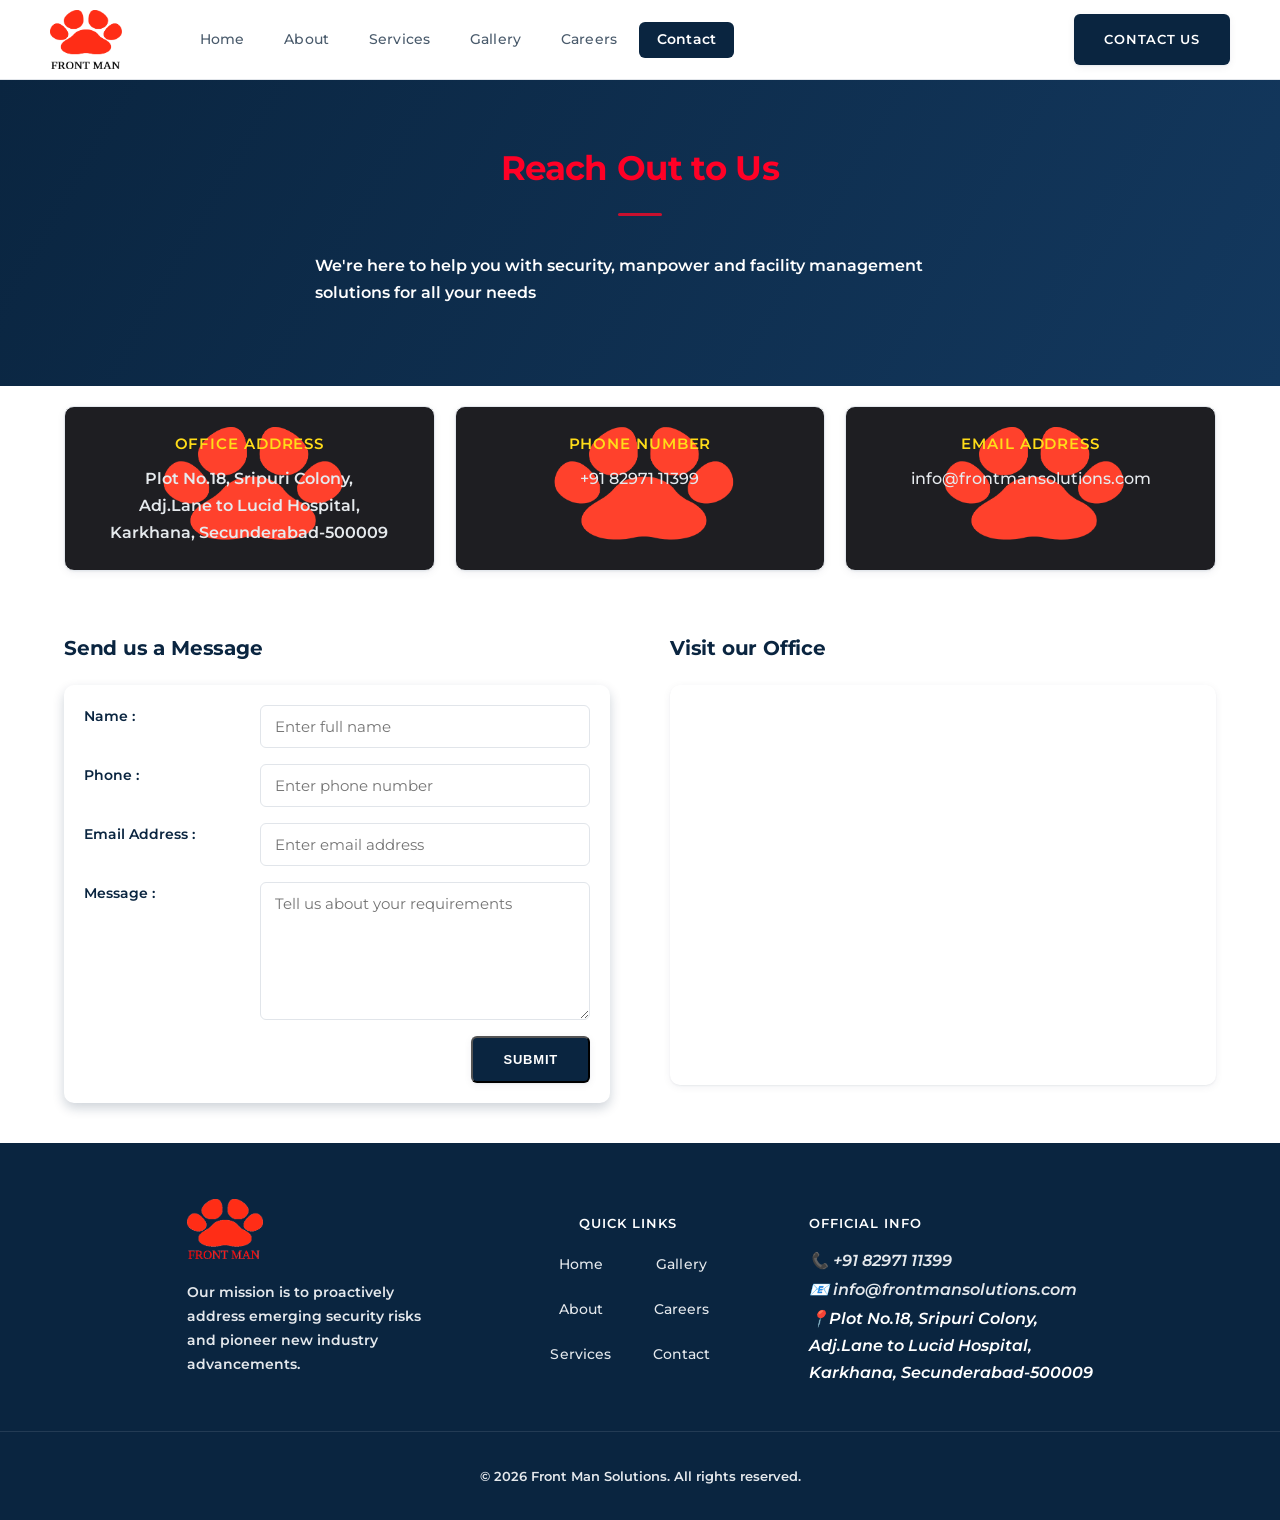
<file: FMS/contact.html>
<!DOCTYPE html>
<html lang="en">

<head>
    <meta charset="UTF-8">
    <meta name="viewport" content="width=device-width, initial-scale=1.0">
    <link rel="preconnect" href="https://fonts.googleapis.com">
    <link rel="preconnect" href="https://fonts.gstatic.com" crossorigin>
    <link href="https://fonts.googleapis.com/css2?family=Montserrat:wght@300;400;500;600;700&display=swap"
        rel="stylesheet">
    <link rel="icon" href="assets/images/favicon.svg">
    <link rel="stylesheet" href="css/styles.css">
    <link rel="stylesheet" href="css/contact.css">
    <title>Front Man Solutions</title>
</head>

<body>
    <header>
        <a href="index.html">
            <img src="assets/images/logo.png" alt="Front Man Solutions Logo">
        </a>
        <button class="nav-toggle" aria-label="Toggle navigation" aria-expanded="false">
            <span></span>
            <span></span>
            <span></span>
        </button>
        <nav aria-label="Primary Navigation">
            <ul>
                <li><a href="index.html">Home</a></li>
                <li><a href="about.html">About</a></li>
                <li><a href="services.html">Services</a></li>
                <li><a href="gallery.html">Gallery</a></li>
                <li><a href="careers.html">Careers</a></li>
                <li><a href="contact.html" class="active">Contact</a></li>
            </ul>
        </nav>
        <div class="contact-btn">
            <a href="contact.html" class="btn">Contact Us</a>
        </div>
        <script>
            const navToggle = document.querySelector('.nav-toggle');
            const nav = document.querySelector('header nav');

            navToggle.addEventListener('click', () => {
                const isOpen = nav.classList.toggle('open');
                navToggle.setAttribute('aria-expanded', isOpen);
            });
        </script>
    </header>
    <main>
        <section class="contact">
            <div class="contact-hero">
                <h1 class="section-title">Reach Out to Us</h1>
                <p>We're here to help you with security, manpower and facility management solutions for all your
                    needs
                </p>
            </div>
            <div class="container">
                <div class="contact-info">
                    <div class="contact-card">
                        <h3>Office Address</h3>
                        <address>Plot No.18, Sripuri Colony,<br>
                            Adj.Lane to Lucid Hospital,<br>
                            Karkhana, Secunderabad-500009
                        </address>
                    </div>
                    <div class="contact-card">
                        <h3>Phone Number</h3>
                        <a href="tel:+918297111399">+91 82971 11399</a>
                    </div>
                    <div class="contact-card">
                        <h3>Email Address</h3>
                        <a href="mailto:info@frontmansolutions.com">info@frontmansolutions.com</a>
                    </div>
                </div>
                <section class="form-map">
                    <div class="contact-form">
                        <h3>Send us a Message</h3>
                        <div class="form-wrapper">
                            <form>
                                <p>
                                    <label class="form-label" for="name">Name :</label>
                                    <input id="name" type="text" placeholder="Enter full name" required>
                                </p>
                                <p>
                                    <label class="form-label" for="phone">Phone :</label>
                                    <input id="phone" type="tel" placeholder="Enter phone number" required>
                                </p>
                                <p>
                                    <label class="form-label" for="email">Email Address :</label>
                                    <input id="email" type="email" placeholder="Enter email address" required>
                                </p>
                                <p>
                                    <label class="form-label" for="message">Message :</label>
                                    <textarea id="message" rows="6"
                                        placeholder="Tell us about your requirements"></textarea>
                                </p>
                                <button type="submit" class="btn">Submit</button>
                            </form>
                        </div>
                    </div>
                    <div class="contact-map">
                        <h3>Visit our Office</h3>
                        <iframe
                            src="https://www.google.com/maps/embed?pb=!1m18!1m12!1m3!1d889.7735902188285!2d78.50022619984763!3d17.4601405205164!2m3!1f0!2f0!3f0!3m2!1i1024!2i768!4f13.1!3m3!1m2!1s0x3bcb9a424abc9d51%3A0xc57798be3a11223c!2sLucid%20Medical%20Diagnostics%20%7C%20Karkhana%2C%20Hyderabad!5e0!3m2!1sen!2sin!4v1783707102600!5m2!1sen!2sin"
                            style="border:0;" allowfullscreen="" loading="lazy"
                            referrerpolicy="strict-origin-when-cross-origin"></iframe>
                    </div>
                </section>
            </div>
        </section>
    </main>
    <footer>
        <section class="footer-content">
            <div class="footer-logo">
                <img src="assets/images/footer-logo.png" alt="Front Man Solutions Logo">
                <p>Our mission is to proactively address emerging security risks and pioneer new industry
                    advancements.
                </p>
            </div>
            <div class="footer-links">
                <h3>Quick Links</h3>
                <nav aria-label="Footer Navigation">
                    <ul>
                        <li><a href="index.html">Home</a></li>
                        <li><a href="about.html">About</a></li>
                        <li><a href="services.html">Services</a></li>
                    </ul>
                    <ul>
                        <li><a href="gallery.html">Gallery</a></li>
                        <li><a href="careers.html">Careers</a></li>
                        <li><a href="contact.html">Contact</a></li>
                    </ul>
                </nav>
            </div>
            <div class="footer-info">
                <h3>Official Info</h3>
                <address>
                    <ul>
                        <li><a href="tel:+918297111399">📞 +91 82971 11399</a></li>
                        <li><a href="mailto:info@frontmansolutions.com">📧 info@frontmansolutions.com</a></li>
                        <li>📍Plot No.18, Sripuri Colony,<br>
                            Adj.Lane to Lucid Hospital,<br>
                            Karkhana, Secunderabad-500009
                        </li>
                    </ul>
                </address>
            </div>
        </section>
        <div class="copyright">
            <p>© 2026 Front Man Solutions. All rights reserved.</p>
        </div>
    </footer>
</body>

</html>
</file>
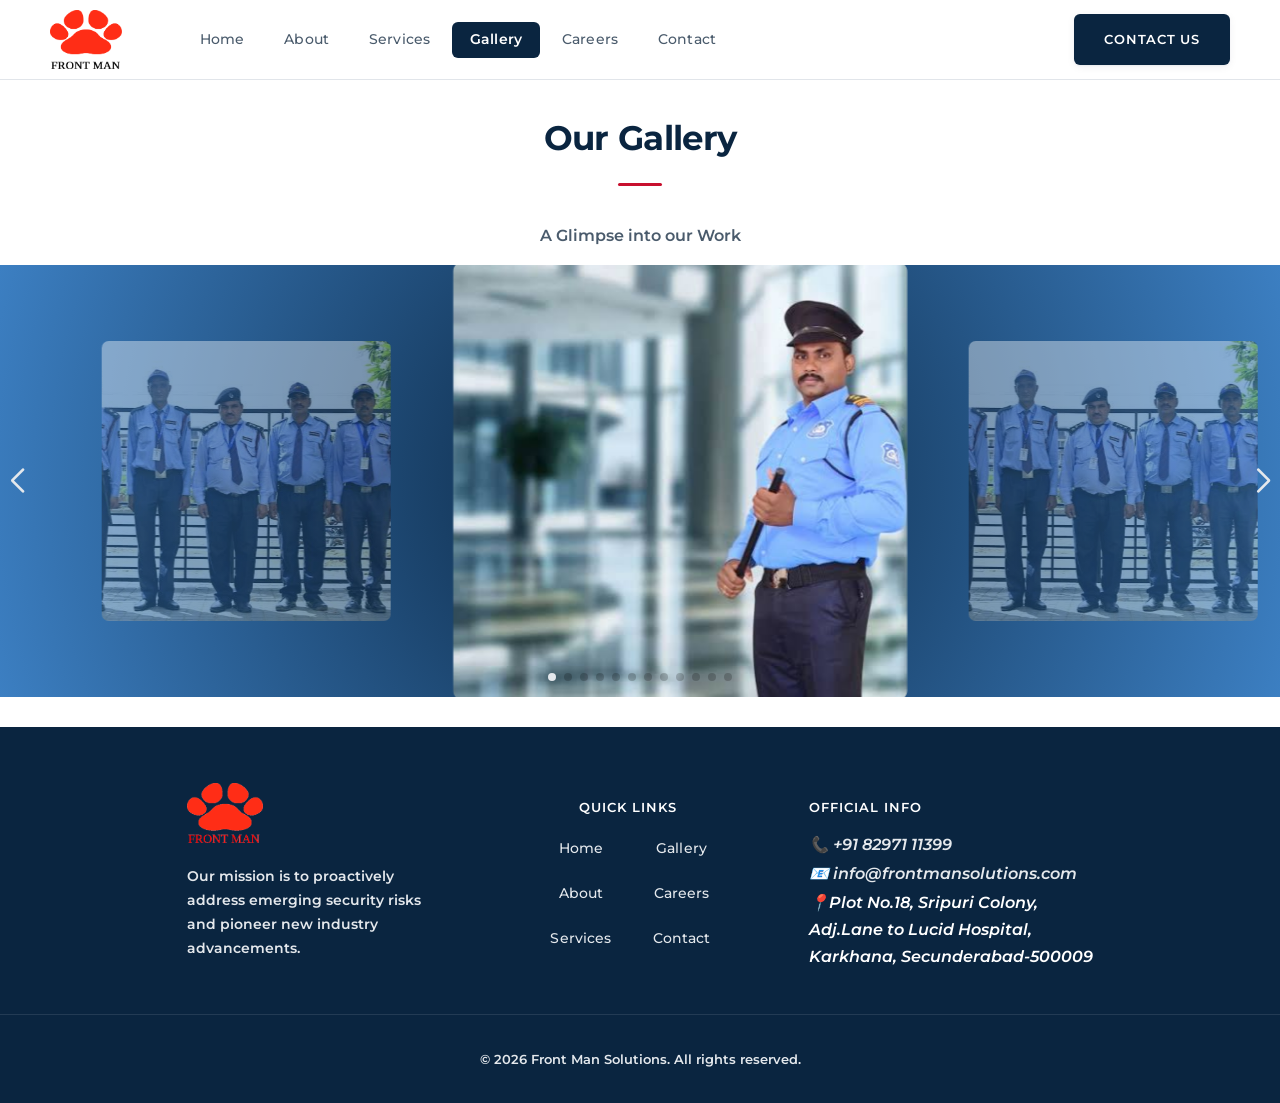
<file: FMS/gallery.html>
<!DOCTYPE html>
<html lang="en">

<head>
    <meta charset="UTF-8">
    <meta name="viewport" content="width=device-width, initial-scale=1.0">
    <link rel="preconnect" href="https://fonts.googleapis.com">
    <link rel="preconnect" href="https://fonts.gstatic.com" crossorigin>
    <link href="https://fonts.googleapis.com/css2?family=Montserrat:wght@300;400;500;600;700&display=swap"
        rel="stylesheet">
    <link rel="icon" href="assets/images/favicon.svg">
    <link rel="stylesheet" href="css/styles.css">
    <link rel="stylesheet" href="css/gallery.css">
    <link rel="stylesheet" href="https://cdn.jsdelivr.net/npm/swiper@11/swiper-bundle.min.css" />
    <title>Front Man Solutions</title>
</head>

<body>
    <header>
        <a href="index.html">
            <img src="assets/images/logo.png" alt="Front Man Solutions Logo">
        </a>
        <button class="nav-toggle" aria-label="Toggle navigation" aria-expanded="false">
            <span></span>
            <span></span>
            <span></span>
        </button>
        <nav aria-label="Primary Navigation">
            <ul>
                <li><a href="index.html">Home</a></li>
                <li><a href="about.html">About</a></li>
                <li><a href="services.html">Services</a></li>
                <li><a href="gallery.html" class="active">Gallery</a></li>
                <li><a href="careers.html">Careers</a></li>
                <li><a href="contact.html">Contact</a></li>
            </ul>
        </nav>
        <div class="contact-btn">
            <a href="contact.html" class="btn">Contact Us</a>
        </div>
        <script>
            const navToggle = document.querySelector('.nav-toggle');
            const nav = document.querySelector('header nav');

            navToggle.addEventListener('click', () => {
                const isOpen = nav.classList.toggle('open');
                navToggle.setAttribute('aria-expanded', isOpen);
            });
        </script>
    </header>
    <main>
        <section class="gallery">
            <div class="gallery-hero">
                <h1 class="section-title">Our Gallery</h1>
                <p>A Glimpse into our Work</p>
            </div>
            <div class="swiper mySwiper">
                <ul class="swiper-wrapper">
                    <li class="swiper-slide">
                        <img src="assets/images/images1.jpg" alt="">
                    </li>
                    <li class="swiper-slide">
                        <img src="assets/images/images2.jpg" alt="">
                    </li>
                    <li class="swiper-slide">
                        <img src="assets/images/images3.jpg" alt="">
                    </li>
                    <li class="swiper-slide">
                        <img src="assets/images/images4.jpg" alt="">
                    </li>
                    <li class="swiper-slide">
                        <img src="assets/images/images5.jpg" alt="">
                    </li>
                    <li class="swiper-slide">
                        <img src="assets/images/images6.jpg" alt="">
                    </li>
                    <li class="swiper-slide">
                        <img src="assets/images/images7.jpg" alt="">
                    </li>
                    <li class="swiper-slide">
                        <img src="assets/images/images8.jpg" alt="">
                    </li>
                    <li class="swiper-slide">
                        <img src="assets/images/images9.jpg" alt="">
                    </li>
                    <li class="swiper-slide">
                        <img src="assets/images/images10.jpg" alt="">
                    </li>
                    <li class="swiper-slide">
                        <img src="assets/images/images1.jpg" alt="">
                    </li>
                    <li class="swiper-slide">
                        <img src="assets/images/images2.jpg" alt="">
                    </li>
                </ul>
                <div class="swiper-pagination"></div>
                <div class="swiper-button-prev"></div>
                <div class="swiper-button-next"></div>
            </div>
        </section>
        <script src="https://cdn.jsdelivr.net/npm/swiper@11/swiper-bundle.min.js"></script>
        <script>
            var swiper = new Swiper(".mySwiper", {
                slidesPerView: 3,
                centeredSlides: true,
                spaceBetween: 20,
                loop: true,
                autoplay: {
                    delay: 2500,
                    disableOnInteraction: false,
                },
                pagination: {
                    el: ".swiper-pagination",
                    clickable: true,
                },
                navigation: {
                    prevEl: ".swiper-button-prev",
                    nextEl: ".swiper-button-next",
                },
                breakpoints: {
                    0: {
                        slidesPerView: 1,
                        spaceBetween: 10,
                    },
                    600: {
                        slidesPerView: 2,
                        spaceBetween: 15,
                    },
                    1024: {
                        slidesPerView: 3,
                        spaceBetween: 20,
                    },
                },
            });
        </script>
    </main>
    <footer>
        <section class="footer-content">
            <div class="footer-logo">
                <img src="assets/images/footer-logo.png" alt="Front Man Solutions Logo">
                <p>Our mission is to proactively address emerging security risks and pioneer new industry
                    advancements.
                </p>
            </div>
            <div class="footer-links">
                <h3>Quick Links</h3>
                <nav aria-label="Footer Navigation">
                    <ul>
                        <li><a href="index.html">Home</a></li>
                        <li><a href="about.html">About</a></li>
                        <li><a href="services.html">Services</a></li>
                    </ul>
                    <ul>
                        <li><a href="gallery.html">Gallery</a></li>
                        <li><a href="careers.html">Careers</a></li>
                        <li><a href="contact.html">Contact</a></li>
                    </ul>
                </nav>
            </div>
            <div class="footer-info">
                <h3>Official Info</h3>
                <address>
                    <ul>
                        <li><a href="tel:+918297111399">📞 +91 82971 11399</a></li>
                        <li><a href="mailto:info@frontmansolutions.com">📧 info@frontmansolutions.com</a></li>
                        <li>📍Plot No.18, Sripuri Colony,<br>
                            Adj.Lane to Lucid Hospital,<br>
                            Karkhana, Secunderabad-500009
                        </li>
                    </ul>
                </address>
            </div>
        </section>
        <div class="copyright">
            <p>© 2026 Front Man Solutions. All rights reserved.</p>
        </div>
    </footer>
</body>

</html>
</file>
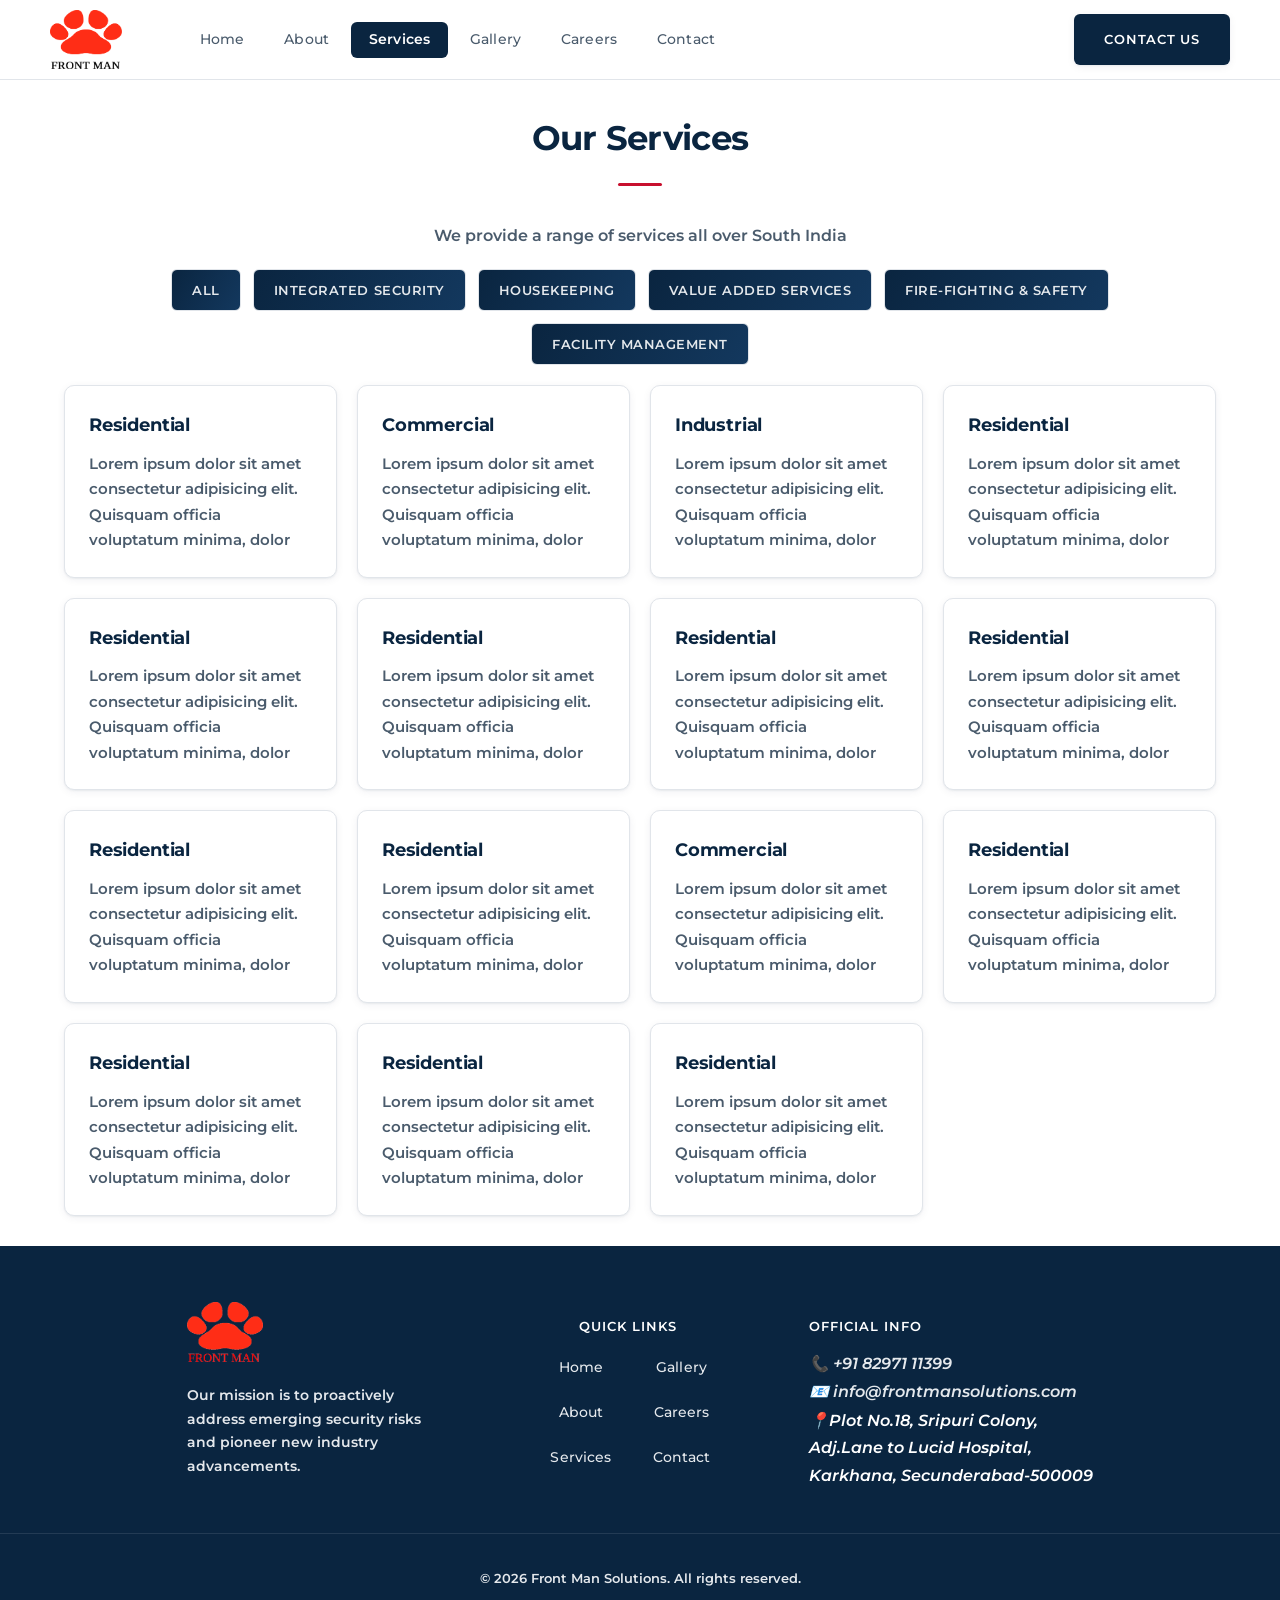
<file: FMS/services.html>
<!DOCTYPE html>
<html lang="en">

<head>
    <meta charset="UTF-8">
    <meta name="viewport" content="width=device-width, initial-scale=1.0">
    <link rel="preconnect" href="https://fonts.googleapis.com">
    <link rel="preconnect" href="https://fonts.gstatic.com" crossorigin>
    <link href="https://fonts.googleapis.com/css2?family=Montserrat:wght@300;400;500;600;700&display=swap"
        rel="stylesheet">
    <link rel="icon" href="assets/images/favicon.svg">
    <link rel="stylesheet" href="css/styles.css">
    <link rel="stylesheet" href="css/services.css">
    <title>Front Man Solutions</title>
</head>

<body>
    <header>
        <a href="index.html">
            <img src="assets/images/logo.png" alt="Front Man Solutions Logo">
        </a>
        <button class="nav-toggle" aria-label="Toggle navigation" aria-expanded="false">
            <span></span>
            <span></span>
            <span></span>
        </button>
        <nav aria-label="Primary Navigation">
            <ul>
                <li><a href="index.html">Home</a></li>
                <li><a href="about.html">About</a></li>
                <li><a href="services.html" class="active">Services</a></li>
                <li><a href="gallery.html">Gallery</a></li>
                <li><a href="careers.html">Careers</a></li>
                <li><a href="contact.html">Contact</a></li>
            </ul>
        </nav>
        <div class="contact-btn">
            <a href="contact.html" class="btn">Contact Us</a>
        </div>
        <script>
            const navToggle = document.querySelector('.nav-toggle');
            const nav = document.querySelector('header nav');

            navToggle.addEventListener('click', () => {
                const isOpen = nav.classList.toggle('open');
                navToggle.setAttribute('aria-expanded', isOpen);
            });
        </script>
    </header>
    <main>
        <section class="services">
            <div class="container">
                <div class="services-hero">
                    <h1 class="section-title">Our Services</h1>
                    <p>We provide a range of services all over South India</p>
                </div>
                <div class="services-menu">
                    <ul>
                        <li><a class="filter-btn" data-filter="all">All</a></li>
                        <li><a class="filter-btn" data-filter="integrated">Integrated Security</a></li>
                        <li><a class="filter-btn" data-filter="housekeeping">Housekeeping</a></li>
                        <li><a class="filter-btn" data-filter="value-added">Value added Services</a></li>
                        <li><a class="filter-btn" data-filter="fire-safety">Fire-fighting & Safety</a></li>
                        <li><a class="filter-btn" data-filter="facility">Facility Management</a></li>
                    </ul>
                </div>
                <div class="menu-grid">
                    <article class="menu-item" data-category="integrated">
                        <h3>Residential</h3>
                        <p>Lorem ipsum dolor sit amet consectetur adipisicing elit. Quisquam officia voluptatum minima,
                            dolor
                        </p>
                    </article>
                    <article class="menu-item" data-category="integrated">
                        <h3>Commercial</h3>
                        <p>Lorem ipsum dolor sit amet consectetur adipisicing elit. Quisquam officia voluptatum minima,
                            dolor
                        </p>
                    </article>
                    <article class="menu-item" data-category="housekeeping">
                        <h3>Industrial</h3>
                        <p>Lorem ipsum dolor sit amet consectetur adipisicing elit. Quisquam officia voluptatum minima,
                            dolor
                        </p>
                    </article>
                    <article class="menu-item" data-category="integrated">
                        <h3>Residential</h3>
                        <p>Lorem ipsum dolor sit amet consectetur adipisicing elit. Quisquam officia voluptatum minima,
                            dolor
                        </p>
                    </article>
                    <article class="menu-item" data-category="housekeeping">
                        <h3>Residential</h3>
                        <p>Lorem ipsum dolor sit amet consectetur adipisicing elit. Quisquam officia voluptatum minima,
                            dolor
                        </p>
                    </article>
                    <article class="menu-item" data-category="housekeeping">
                        <h3>Residential</h3>
                        <p>Lorem ipsum dolor sit amet consectetur adipisicing elit. Quisquam officia voluptatum minima,
                            dolor
                        </p>
                    </article>
                    <article class="menu-item" data-category="fire-safety">
                        <h3>Residential</h3>
                        <p>Lorem ipsum dolor sit amet consectetur adipisicing elit. Quisquam officia voluptatum minima,
                            dolor
                        </p>
                    </article>
                    <article class="menu-item" data-category="integrated">
                        <h3>Residential</h3>
                        <p>Lorem ipsum dolor sit amet consectetur adipisicing elit. Quisquam officia voluptatum minima,
                            dolor
                        </p>
                    </article>
                    <article class="menu-item" data-category="value-added facility">
                        <h3>Residential</h3>
                        <p>Lorem ipsum dolor sit amet consectetur adipisicing elit. Quisquam officia voluptatum minima,
                            dolor
                        </p>
                    </article>
                    <article class="menu-item" data-category="integrated">
                        <h3>Residential</h3>
                        <p>Lorem ipsum dolor sit amet consectetur adipisicing elit. Quisquam officia voluptatum minima,
                            dolor
                        </p>
                    </article>
                    <article class="menu-item" data-category="value-added">
                        <h3>Commercial</h3>
                        <p>Lorem ipsum dolor sit amet consectetur adipisicing elit. Quisquam officia voluptatum minima,
                            dolor
                        </p>
                    </article>
                    <article class="menu-item" data-category="fire-safety facility">
                        <h3>Residential</h3>
                        <p>Lorem ipsum dolor sit amet consectetur adipisicing elit. Quisquam officia voluptatum minima,
                            dolor
                        </p>
                    </article>
                    <article class="menu-item" data-category="fire-safety">
                        <h3>Residential</h3>
                        <p>Lorem ipsum dolor sit amet consectetur adipisicing elit. Quisquam officia voluptatum minima,
                            dolor
                        </p>
                    </article>
                    <article class="menu-item" data-category="integrated facility">
                        <h3>Residential</h3>
                        <p>Lorem ipsum dolor sit amet consectetur adipisicing elit. Quisquam officia voluptatum minima,
                            dolor
                        </p>
                    </article>
                    <article class="menu-item" data-category="facility">
                        <h3>Residential</h3>
                        <p>Lorem ipsum dolor sit amet consectetur adipisicing elit. Quisquam officia voluptatum minima,
                            dolor
                        </p>
                    </article>
                </div>
            </div>
        </section>
        <script>
            const filterButtons = document.querySelectorAll('.filter-btn');
            const menuItems = document.querySelectorAll('.menu-item');

            filterButtons.forEach(button => {
                button.addEventListener('click', (e) => {
                    e.preventDefault();
                    const filter = button.getAttribute('data-filter');

                    menuItems.forEach(item => {
                        const rawCategory = item.getAttribute('data-category') || "";
                        const itemCategories = rawCategory.split(' ');

                        if (filter === 'all' || itemCategories.includes(filter)) {
                            item.style.display = 'flex'; // Show matching items
                        } else {
                            item.style.display = 'none'; // Hide non-matching items
                        }
                    });
                });
            });
        </script>
    </main>

    <footer>
        <section class="footer-content">
            <div class="footer-logo">
                <img src="assets/images/footer-logo.png" alt="Front Man Solutions Logo">
                <p>Our mission is to proactively address emerging security risks and pioneer new industry
                    advancements.
                </p>
            </div>
            <div class="footer-links">
                <h3>Quick Links</h3>
                <nav aria-label="Footer Navigation">
                    <ul>
                        <li><a href="index.html">Home</a></li>
                        <li><a href="about.html">About</a></li>
                        <li><a href="services.html">Services</a></li>
                    </ul>
                    <ul>
                        <li><a href="gallery.html">Gallery</a></li>
                        <li><a href="careers.html">Careers</a></li>
                        <li><a href="contact.html">Contact</a></li>

                    </ul>
                </nav>
            </div>
            <div class="footer-info">
                <h3>Official Info</h3>
                <address>
                    <ul>
                        <li><a href="tel:+918297111399">📞 +91 82971 11399</a></li>
                        <li><a href="mailto:info@frontmansolutions.com">📧 info@frontmansolutions.com</a></li>
                        <li>📍Plot No.18, Sripuri Colony,<br>
                            Adj.Lane to Lucid Hospital,<br>
                            Karkhana, Secunderabad-500009
                        </li>
                    </ul>
                </address>
            </div>
        </section>
        <div class="copyright">
            <p>© 2026 Front Man Solutions. All rights reserved.</p>
        </div>
    </footer>
</body>

</html>
</file>
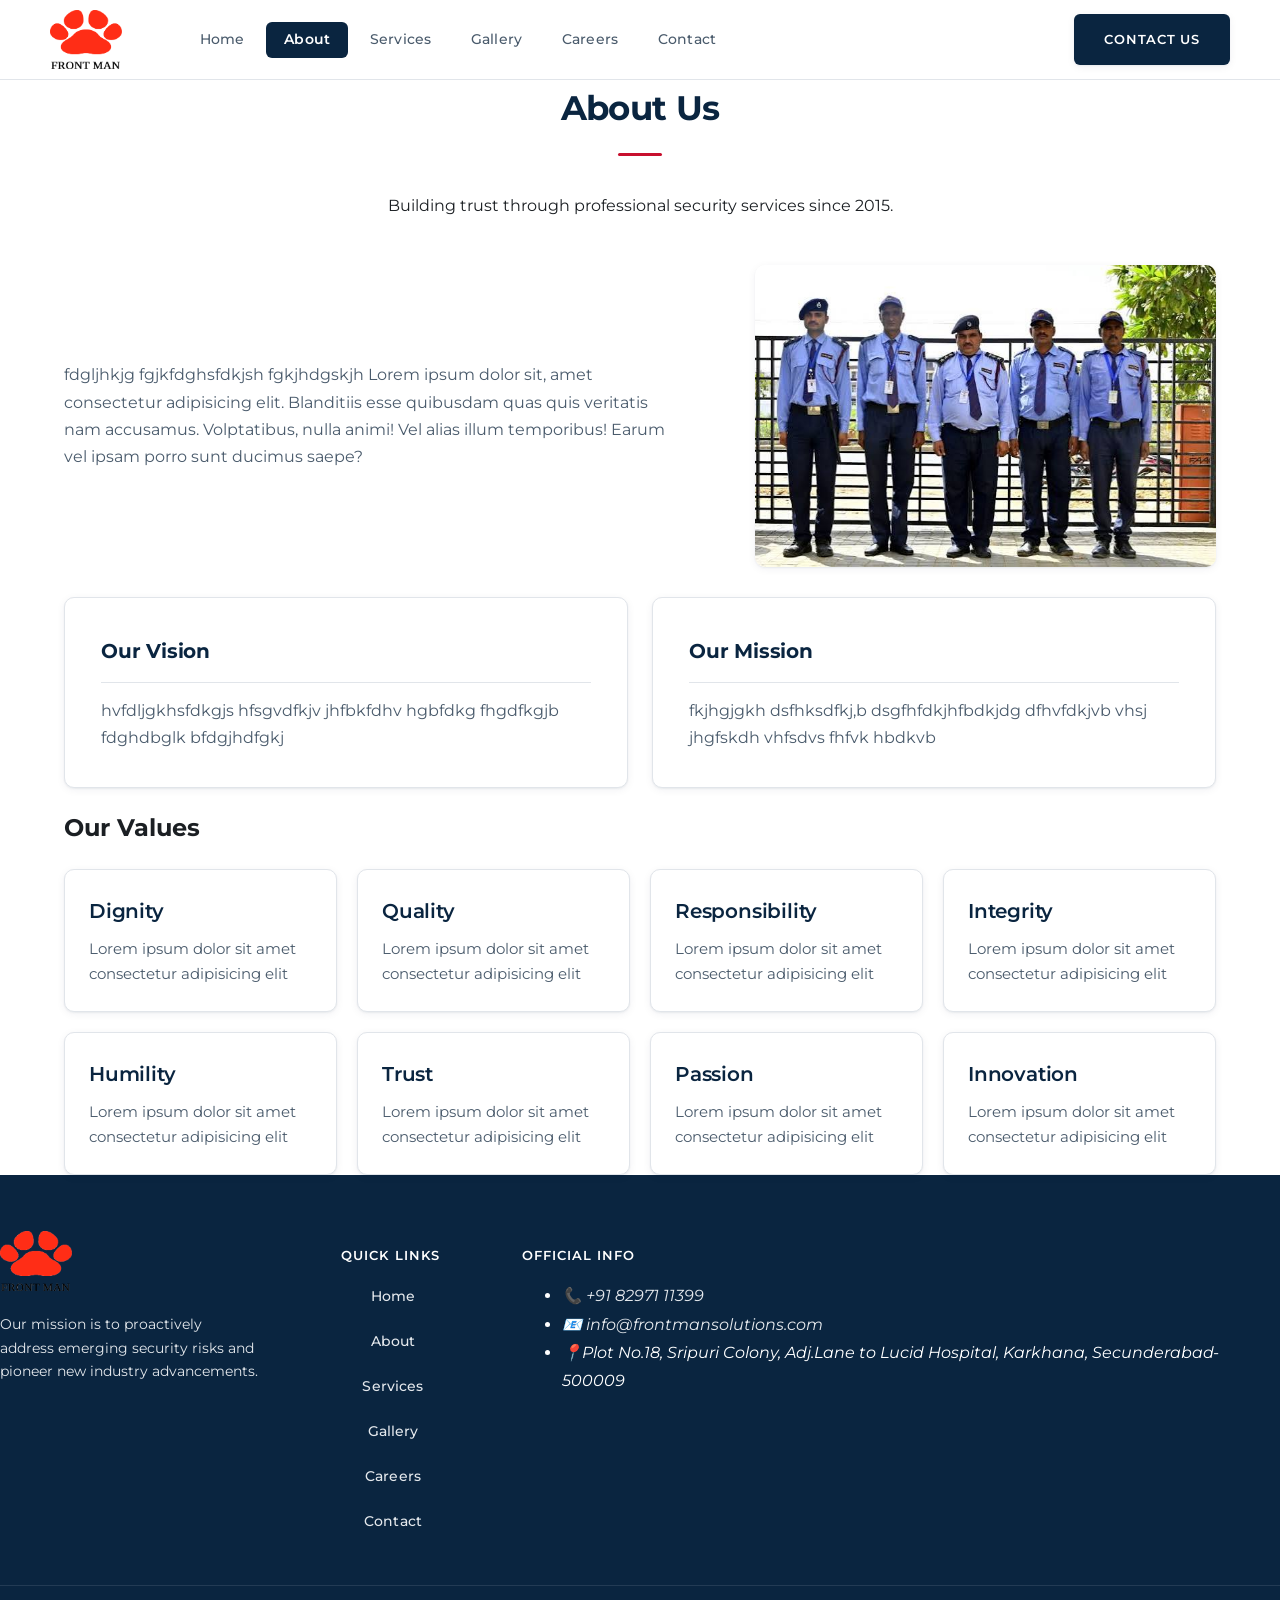
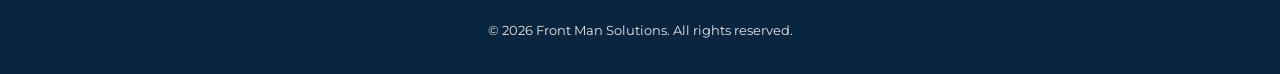
<file: FMS/FMS/about.html>
<!DOCTYPE html>
<html lang="en">

<head>
    <meta charset="UTF-8">
    <meta name="viewport" content="width=device-width, initial-scale=1.0">
    <link rel="preconnect" href="https://fonts.googleapis.com">
    <link rel="preconnect" href="https://fonts.gstatic.com" crossorigin>
    <link href="https://fonts.googleapis.com/css2?family=Montserrat:wght@300;400;500;600;700&display=swap"
        rel="stylesheet">
    <link rel="icon" href="assets/images/favicon.svg">
    <link rel="stylesheet" href="css/styles.css">
    <link rel="stylesheet" href="css/about.css">
    <title>Front Man Solutions</title>
</head>

<body>
    <header>
        <a href="index.html">
            <img src="assets/images/logo.png" alt="Frontman Solutions Logo">
        </a>
        <nav aria-label="Primary Navigation">
            <ul>
                <li><a href="index.html">Home</a></li>
                <li><a href="about.html" class="active">About</a></li>
                <li><a href="services.html">Services</a></li>
                <li><a href="gallery.html">Gallery</a></li>
                <li><a href="careers.html">Careers</a></li>
                <li><a href="contact.html">Contact</a></li>
            </ul>
        </nav>
        <a href="contact.html" class="btn">Contact Us</a>
    </header>
    <main>
        <section class="about">
            <div class="container">
                <div class="about-hero">
                    <h1 class="section-title">About Us</h1>
                    <p>Building trust through professional
                        security services since 2015.</p>
                </div>
                <div class="about-info">
                    <p>fdgljhkjg fgjkfdghsfdkjsh fgkjhdgskjh Lorem ipsum dolor sit, amet consectetur adipisicing elit.
                        Blanditiis esse quibusdam quas quis veritatis nam accusamus. Volptatibus, nulla animi! Vel
                        alias illum temporibus! Earum vel ipsam porro sunt ducimus saepe?</p>
                    <img src="assets/images/images2.jpg" alt="">
                </div>
            </div>
        </section>
        <section class="vision-mission">
            <div class="container">
                <div class="vision-mission-wrapper">
                    <div class="vision">
                        <h2>Our Vision</h2>
                        <p>hvfdljgkhsfdkgjs hfsgvdfkjv jhfbkfdhv hgbfdkg fhgdfkgjb fdghdbglk bfdgjhdfgkj </p>
                    </div>
                    <div class="mission">
                        <h2>Our Mission</h2>
                        <p>fkjhgjgkh dsfhksdfkj,b dsgfhfdkjhfbdkjdg dfhvfdkjvb vhsj jhgfskdh vhfsdvs fhfvk hbdkvb</p>
                    </div>
                </div>
            </div>
        </section>
        <section class="values">
            <div class="container">
                <h2>Our Values</h2>
                <dl class="values-grid">
                    <div class="values-item">
                        <dt>Dignity</dt>
                        <dd>Lorem ipsum dolor sit amet consectetur adipisicing elit</dd>
                    </div>
                    <div class="values-item">
                        <dt>Quality</dt>
                        <dd>Lorem ipsum dolor sit amet consectetur adipisicing elit</dd>
                    </div>
                    <div class="values-item">
                        <dt>Responsibility</dt>
                        <dd>Lorem ipsum dolor sit amet consectetur adipisicing elit</dd>
                    </div>
                    <div class="values-item">
                        <dt>Integrity</dt>
                        <dd>Lorem ipsum dolor sit amet consectetur adipisicing elit</dd>
                    </div>
                    <div class="values-item">
                        <dt>Humility</dt>
                        <dd>Lorem ipsum dolor sit amet consectetur adipisicing elit</dd>
                    </div>
                    <div class="values-item">
                        <dt>Trust</dt>
                        <dd>Lorem ipsum dolor sit amet consectetur adipisicing elit</dd>
                    </div>
                    <div class="values-item">
                        <dt>Passion</dt>
                        <dd>Lorem ipsum dolor sit amet consectetur adipisicing elit</dd>
                    </div>
                    <div class="values-item">
                        <dt>Innovation</dt>
                        <dd>Lorem ipsum dolor sit amet consectetur adipisicing elit</dd>
                    </div>
                </dl>
            </div>
        </section>
    </main>

    <footer>
        <section class="footer-content">
            <div class="footer-logo">
                <img src="assets/images/logo.png" alt="Frontman Solutions Logo">
                <p>Our mission is to proactively address emerging security risks and pioneer new industry
                    advancements.
                </p>
            </div>
            <div class="footer-links">
                <h3>Quick Links</h3>
                <nav aria-label="Footer Navigation">
                    <ul>
                        <li><a href="index.html">Home</a></li>
                        <li><a href="about.html">About</a></li>
                        <li><a href="services.html">Services</a></li>
                        <li><a href="gallery.html">Gallery</a></li>
                        <li><a href="careers.html">Careers</a></li>
                        <li><a href="contact.html">Contact</a></li>
                    </ul>
                </nav>
            </div>
            <div class="footer-info">
                <h3>Official Info</h3>
                <address>
                    <ul>
                        <li><a href="tel:+918297111399">📞 +91 82971 11399</a></li>
                        <li><a href="mailto:info@frontmansolutions.com">📧 info@frontmansolutions.com</a></li>
                        <li>📍Plot No.18, Sripuri Colony,
                            Adj.Lane to Lucid Hospital,
                            Karkhana, Secunderabad-500009
                        </li>
                    </ul>
                </address>
            </div>
        </section>
        <div class="copyright">
            <p>© 2026 Front Man Solutions. All rights reserved.</p>
        </div>
    </footer>
</body>

</html>
</file>
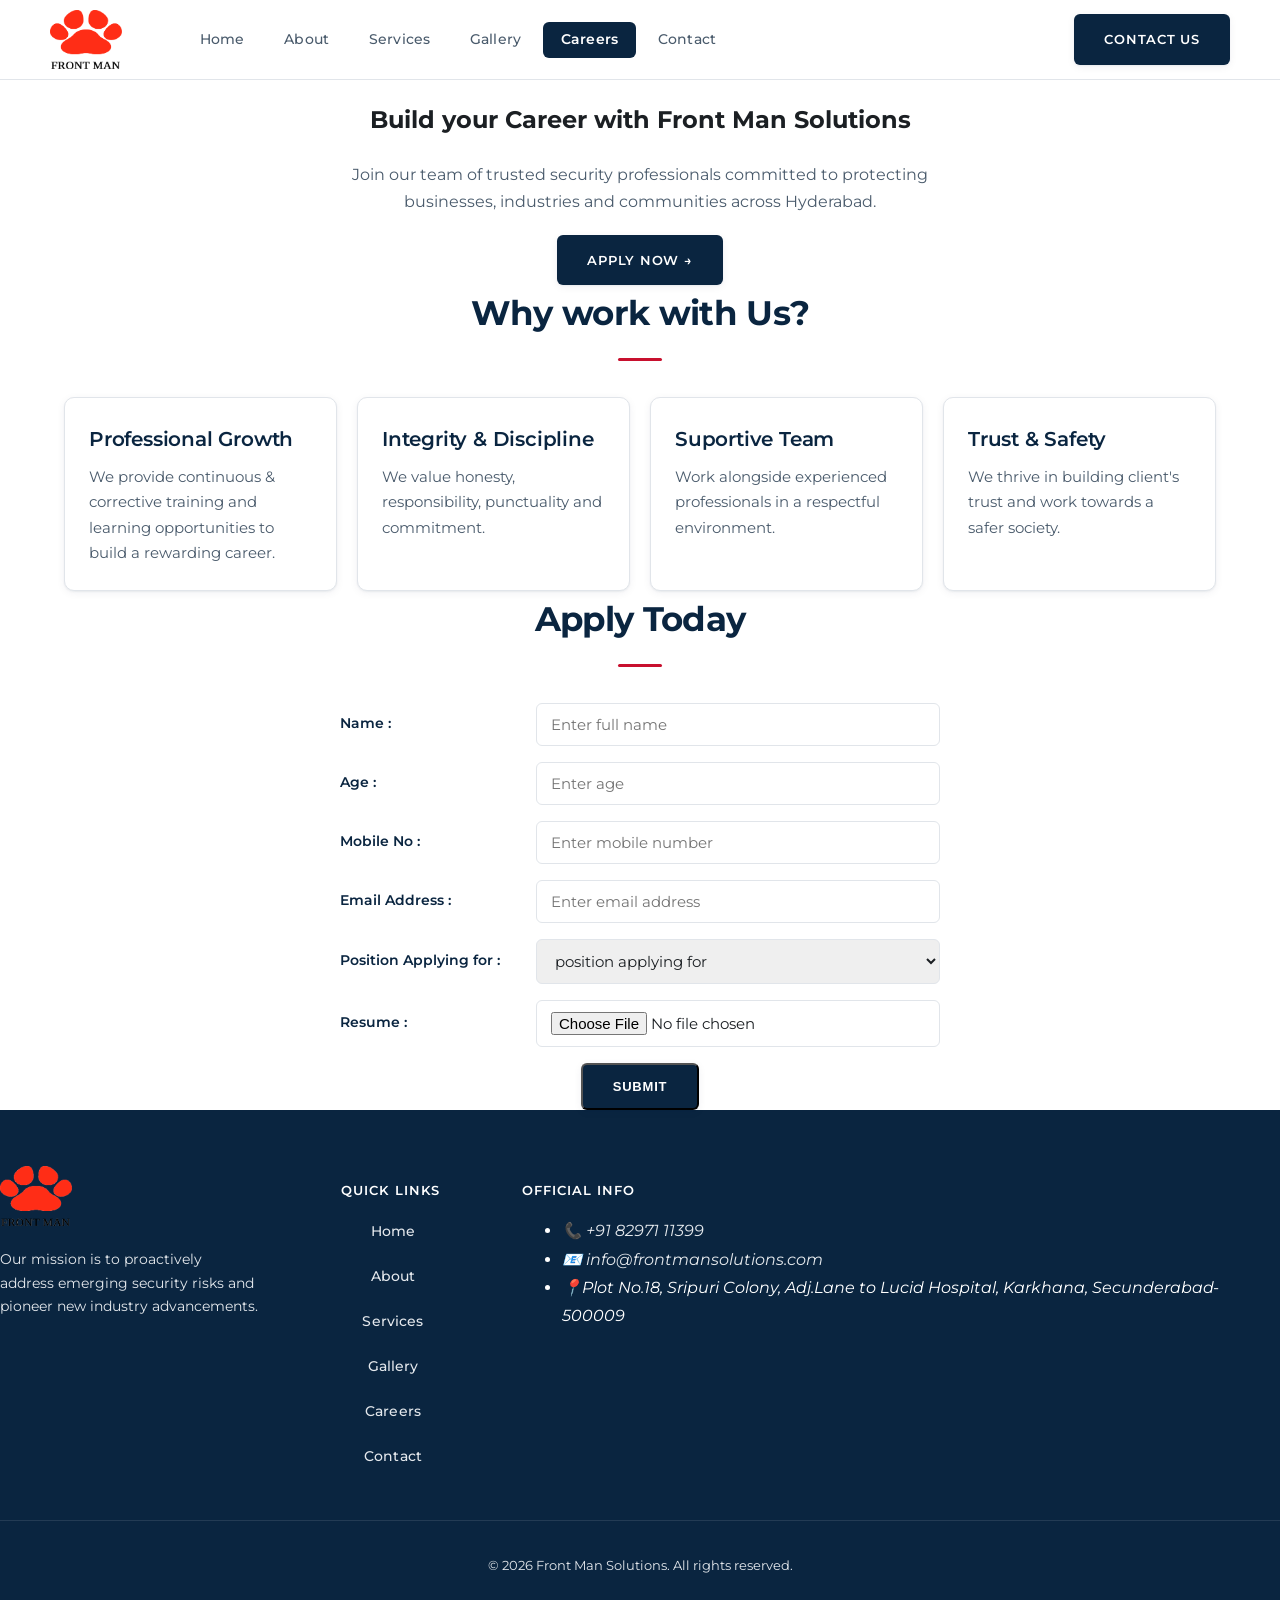
<file: FMS/FMS/careers.html>
<!DOCTYPE html>
<html lang="en">

<head>
    <meta charset="UTF-8">
    <meta name="viewport" content="width=device-width, initial-scale=1.0">
    <link rel="preconnect" href="https://fonts.googleapis.com">
    <link rel="preconnect" href="https://fonts.gstatic.com" crossorigin>
    <link href="https://fonts.googleapis.com/css2?family=Montserrat:wght@300;400;500;600;700&display=swap"
        rel="stylesheet">
    <link rel="icon" href="assets/images/favicon.svg">
    <link rel="stylesheet" href="css/styles.css">
    <link rel="stylesheet" href="css/careers.css">
    <title>Front Man Solutions</title>
</head>

<body>
    <header>
        <a href="index.html">
            <img src="assets/images/logo.png" alt="Frontman Solutions Logo">
        </a>
        <nav aria-label="Primary Navigation">
            <ul>
                <li><a href="index.html">Home</a></li>
                <li><a href="about.html">About</a></li>
                <li><a href="services.html">Services</a></li>
                <li><a href="gallery.html">Gallery</a></li>
                <li><a href="careers.html" class="active">Careers</a></li>
                <li><a href="contact.html">Contact</a></li>
            </ul>
        </nav>
        <a href="contact.html" class="btn">Contact Us</a>
    </header>
    <main>
        <section class="careers-hero">
            <div class="container">
                <h1>Build your Career with Front Man Solutions</h1>
                <p>Join our team of trusted security professionals committed to protecting businesses, industries and
                    communities across Hyderabad.</p>
                <a href="#apply" class="btn">Apply Now →</a>
            </div>
        </section>
        <section class="values">
            <div class="container">
                <h2 class="section-title">Why work with Us?</h2>
                <dl class="careers-grid">
                    <div class="values-card">
                        <dt>Professional Growth</dt>
                        <dd>
                            We provide continuous & corrective training and learning opportunities to build a rewarding
                            career.
                        </dd>
                    </div>
                    <div class="values-card">
                        <dt>Integrity & Discipline</dt>
                        <dd>
                            We value honesty, responsibility, punctuality and commitment.
                        </dd>
                    </div>
                    <div class="values-card">
                        <dt>Suportive Team</dt>
                        <dd>
                            Work alongside experienced professionals in a
                            respectful environment.
                        </dd>
                    </div>
                    <div class="values-card">
                        <dt>Trust & Safety</dt>
                        <dd>
                            We thrive in building client's trust and work towards a safer society.</dd>
                    </div>
                </dl>
            </div>
        </section>
        <section class="careers-form" id="apply">
            <div class="container">
                <h2 class="section-title">Apply Today</h2>
                <div class="form-wrapper">
                    <form>
                        <p>
                            <label class="form-label" for="name">Name :</label>
                            <input id="name" type="text" placeholder="Enter full name" required>
                        </p>
                        <p>
                            <label class="form-label" for="age">Age :</label>
                            <input id="age" type="number" placeholder="Enter age" required>
                        </p>
                        <p>
                            <label class="form-label" for="mobile">Mobile No :</label>
                            <input id="mobile" type="tel" placeholder="Enter mobile number" required>
                        </p>
                        <p>
                            <label class="form-label" for="email">Email Address :</label>
                            <input id="email" type="email" placeholder="Enter email address" required>
                        </p>
                        <p>
                            <label class="form-label" for="position">Position Applying for :</label>
                            <select id="position" required>
                                <option value="" disabled selected>
                                    position applying for
                                </option>
                                <option>
                                    Guard
                                </option>
                                <option>
                                    Head Guard
                                </option>
                                <option>
                                    Assistant Security Officer
                                </option>
                                <option>
                                    Security Officer
                                </option>
                                <option>
                                    Housekeeping
                                </option>
                                <option>
                                    HK Supervisor
                                </option>
                                <option>
                                    Facility Staff
                                </option>
                                <option>
                                    Field Officer
                                </option>
                                <option>
                                    Operations Manager
                                </option>
                                <option>
                                    Other
                                </option>
                            </select>
                        </p>
                        <p>
                            <label class="form-label" for="resume">Resume :</label>
                            <input id="resume" type="file" accept=".pdf, .doc, .docx" required>
                        </p>
                        <button type="submit" class="btn">Submit</button>
                    </form>
                </div>
            </div>
        </section>
    </main>
    <footer>
        <section class="footer-content">
            <div class="footer-logo">
                <img src="assets/images/logo.png" alt="Frontman Solutions Logo">
                <p>Our mission is to proactively address emerging security risks and pioneer new industry
                    advancements.
                </p>
            </div>
            <div class="footer-links">
                <h3>Quick Links</h3>
                <nav aria-label="Footer Navigation">
                    <ul>
                        <li><a href="index.html">Home</a></li>
                        <li><a href="about.html">About</a></li>
                        <li><a href="services.html">Services</a></li>
                        <li><a href="gallery.html">Gallery</a></li>
                        <li><a href="careers.html">Careers</a></li>
                        <li><a href="contact.html">Contact</a></li>
                    </ul>
                </nav>
            </div>
            <div class="footer-info">
                <h3>Official Info</h3>
                <address>
                    <ul>
                        <li><a href="tel:+918297111399">📞 +91 82971 11399</a></li>
                        <li><a href="mailto:info@frontmansolutions.com">📧 info@frontmansolutions.com</a></li>
                        <li>📍Plot No.18, Sripuri Colony,
                            Adj.Lane to Lucid Hospital,
                            Karkhana, Secunderabad-500009
                        </li>
                    </ul>
                </address>
            </div>
        </section>
        <div class="copyright">
            <p>© 2026 Front Man Solutions. All rights reserved.</p>
        </div>
    </footer>
</body>

</html>
</file>
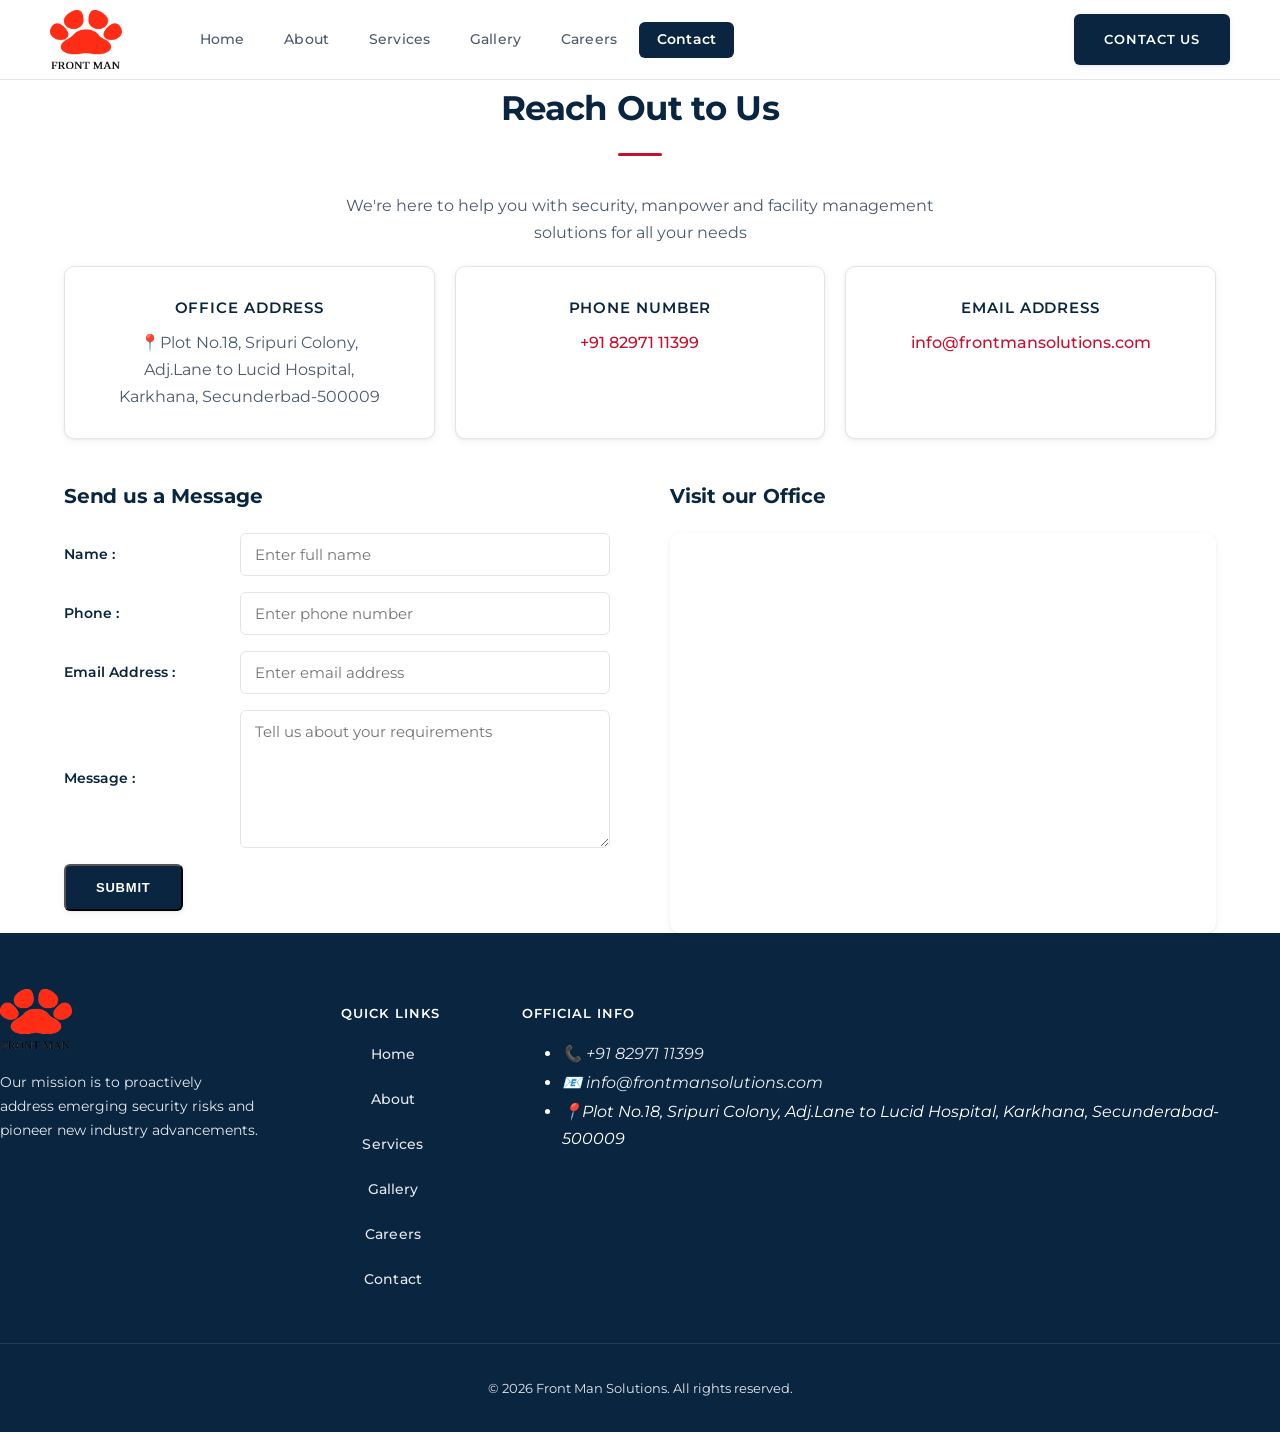
<file: FMS/FMS/contact.html>
<!DOCTYPE html>
<html lang="en">

<head>
    <meta charset="UTF-8">
    <meta name="viewport" content="width=device-width, initial-scale=1.0">
    <link rel="preconnect" href="https://fonts.googleapis.com">
    <link rel="preconnect" href="https://fonts.gstatic.com" crossorigin>
    <link href="https://fonts.googleapis.com/css2?family=Montserrat:wght@300;400;500;600;700&display=swap"
        rel="stylesheet">
    <link rel="icon" href="assets/images/favicon.svg">
    <link rel="stylesheet" href="css/styles.css">
    <link rel="stylesheet" href="css/contact.css">
    <title>Front Man Solutions</title>
</head>

<body>
    <header>
        <a href="index.html">
            <img src="assets/images/logo.png" alt="Frontman Solutions Logo">
        </a>
        <nav aria-label="Primary Navigation">
            <ul>
                <li><a href="index.html">Home</a></li>
                <li><a href="about.html">About</a></li>
                <li><a href="services.html">Services</a></li>
                <li><a href="gallery.html">Gallery</a></li>
                <li><a href="careers.html">Careers</a></li>
                <li><a href="contact.html" class="active">Contact</a></li>
            </ul>
        </nav>
        <a href="contact.html" class="btn">Contact Us</a>
    </header>
    <main>
        <section class="contact">
            <div class="container">
                <div class="contact-hero">
                    <h1 class="section-title">Reach Out to Us</h1>
                    <p>We're here to help you with security, manpower and facility management solutions for all your
                        needs
                    </p>
                </div>
                <div class="contact-info">
                    <div class="contact-card">
                        <h3>Office Address</h3>
                        <address>📍Plot No.18, Sripuri Colony,<br>
                            Adj.Lane to Lucid Hospital,<br>
                            Karkhana, Secunderbad-500009
                        </address>
                    </div>
                    <div class="contact-card">
                        <h3>Phone Number</h3>
                        <a href="tel:+918297111399">+91 82971 11399</a>
                    </div>
                    <div class="contact-card">
                        <h3>Email Address</h3>
                        <a href="mailto:info@frontmansolutions.com">info@frontmansolutions.com</a>
                    </div>
                </div>
                <div class="form-map">
                    <div class="contact-form">
                        <h3>Send us a Message</h3>
                        <div class="form-wrapper">
                            <form>
                                <p>
                                    <label class="form-label" for="name">Name :</label>
                                    <input id="name" type="text" placeholder="Enter full name" required>
                                </p>
                                <p>
                                    <label class="form-label" for="phone">Phone :</label>
                                    <input id="phone" type="tel" placeholder="Enter phone number" required>
                                </p>
                                <p>
                                    <label class="form-label" for="email">Email Address :</label>
                                    <input id="email" type="email" placeholder="Enter email address" required>
                                </p>
                                <p>
                                    <label class="form-label" for="message">Message :</label>
                                    <textarea id="message" rows="6"
                                        placeholder="Tell us about your requirements"></textarea>
                                </p>
                                <button type="submit" class="btn">Submit</button>
                            </form>
                        </div>
                    </div>
                    <div class="contact-map">
                        <h3>Visit our Office</h3>
                        <iframe
                            src="https://www.google.com/maps/embed?pb=!1m18!1m12!1m3!1d889.7735902188285!2d78.50022619984763!3d17.4601405205164!2m3!1f0!2f0!3f0!3m2!1i1024!2i768!4f13.1!3m3!1m2!1s0x3bcb9a424abc9d51%3A0xc57798be3a11223c!2sLucid%20Medical%20Diagnostics%20%7C%20Karkhana%2C%20Hyderabad!5e0!3m2!1sen!2sin!4v1783707102600!5m2!1sen!2sin"
                            width="600" height="400" style="border:0;" allowfullscreen="" loading="lazy"
                            referrerpolicy="strict-origin-when-cross-origin"></iframe>
                    </div>
                </div>
            </div>
        </section>
    </main>
    <footer>
        <section class="footer-content">
            <div class="footer-logo">
                <img src="assets/images/logo.png" alt="Frontman Solutions Logo">
                <p>Our mission is to proactively address emerging security risks and pioneer new industry
                    advancements.
                </p>
            </div>
            <div class="footer-links">
                <h3>Quick Links</h3>
                <nav aria-label="Footer Navigation">
                    <ul>
                        <li><a href="index.html">Home</a></li>
                        <li><a href="about.html">About</a></li>
                        <li><a href="services.html">Services</a></li>
                        <li><a href="gallery.html">Gallery</a></li>
                        <li><a href="careers.html">Careers</a></li>
                        <li><a href="contact.html">Contact</a></li>
                    </ul>
                </nav>
            </div>
            <div class="footer-info">
                <h3>Official Info</h3>
                <address>
                    <ul>
                        <li><a href="tel:+918297111399">📞 +91 82971 11399</a></li>
                        <li><a href="mailto:info@frontmansolutions.com">📧 info@frontmansolutions.com</a></li>
                        <li>📍Plot No.18, Sripuri Colony,
                            Adj.Lane to Lucid Hospital,
                            Karkhana, Secunderabad-500009
                        </li>
                    </ul>
                </address>
            </div>
        </section>
        <div class="copyright">
            <p>© 2026 Front Man Solutions. All rights reserved.</p>
        </div>
    </footer>
</body>

</html>
</file>
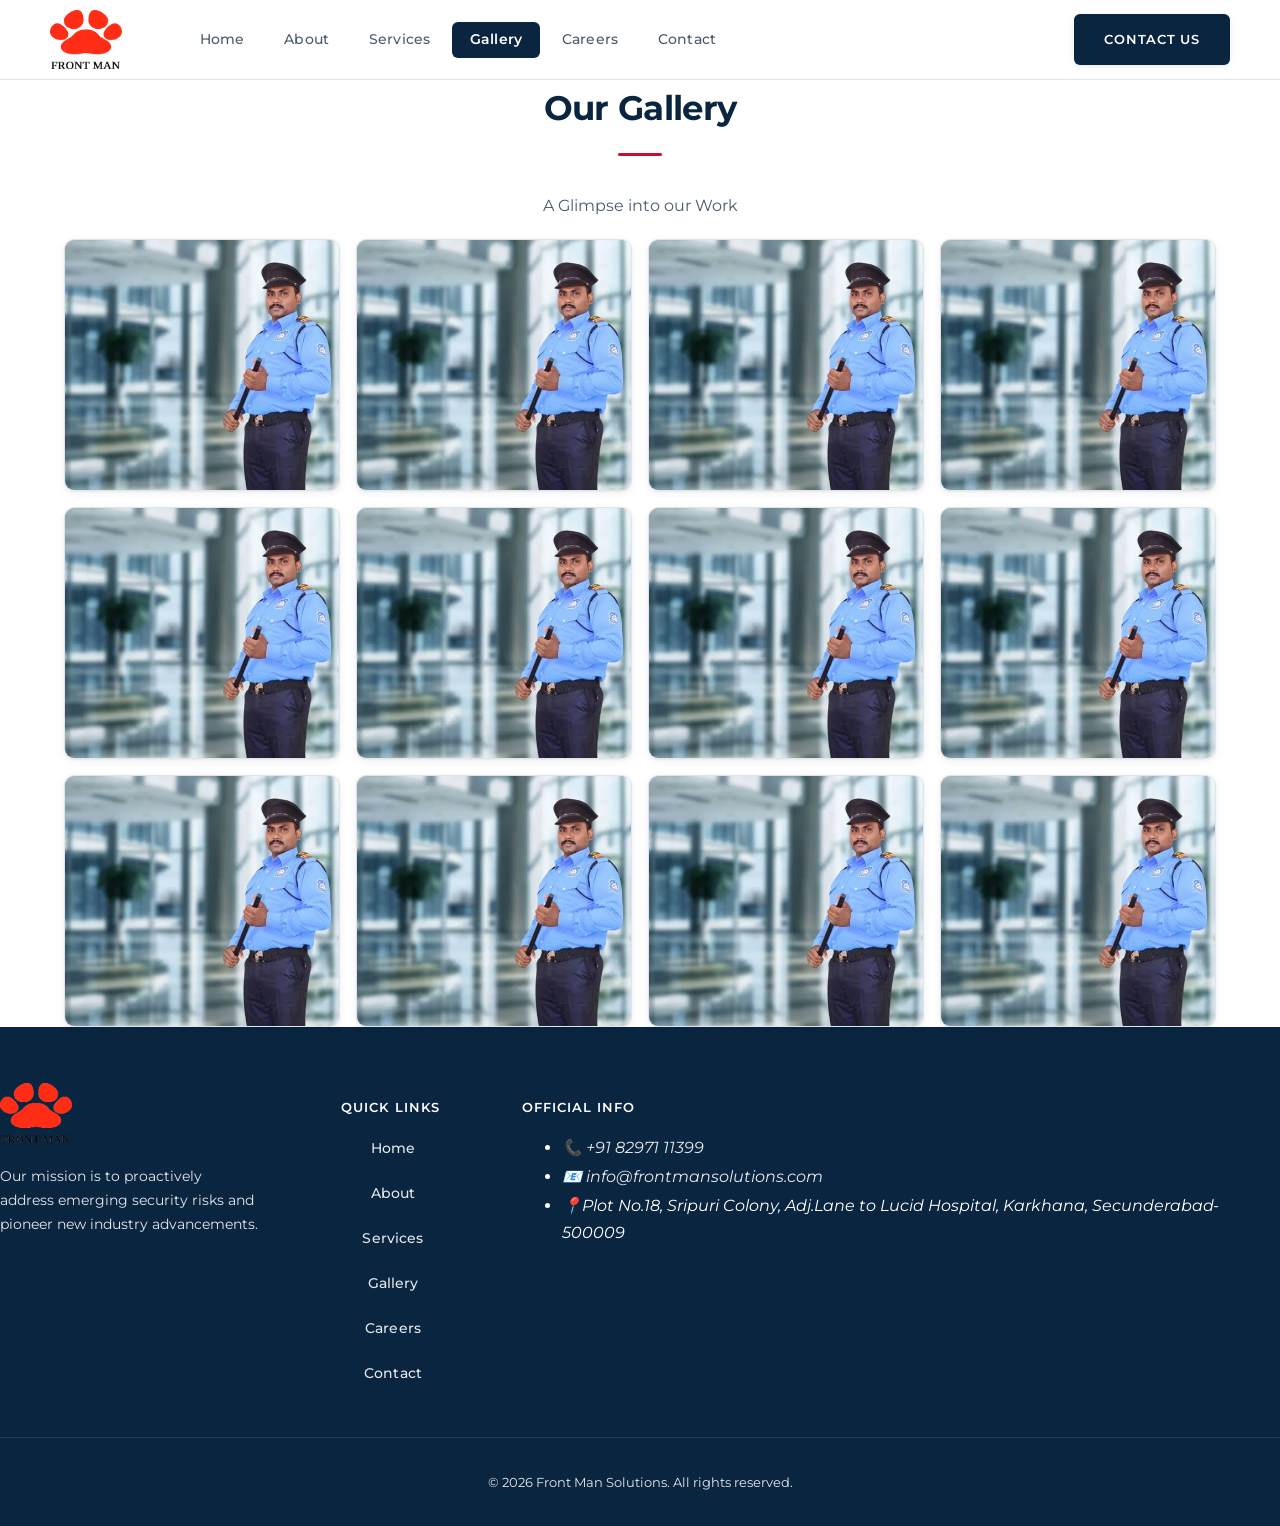
<file: FMS/FMS/gallery.html>
<!DOCTYPE html>
<html lang="en">

<head>
    <meta charset="UTF-8">
    <meta name="viewport" content="width=device-width, initial-scale=1.0">
    <link rel="preconnect" href="https://fonts.googleapis.com">
    <link rel="preconnect" href="https://fonts.gstatic.com" crossorigin>
    <link href="https://fonts.googleapis.com/css2?family=Montserrat:wght@300;400;500;600;700&display=swap"
        rel="stylesheet">
    <link rel="icon" href="assets/images/favicon.svg">
    <link rel="stylesheet" href="css/styles.css">
    <link rel="stylesheet" href="css/gallery.css">
    <title>Front Man Solutions</title>
</head>

<body>
    <header>
        <a href="index.html">
            <img src="assets/images/logo.png" alt="Frontman Solutions Logo">
        </a>
        <nav aria-label="Primary Navigation">
            <ul>
                <li><a href="index.html">Home</a></li>
                <li><a href="about.html">About</a></li>
                <li><a href="services.html">Services</a></li>
                <li><a href="gallery.html" class="active">Gallery</a></li>
                <li><a href="careers.html">Careers</a></li>
                <li><a href="contact.html">Contact</a></li>
            </ul>
        </nav>
        <a href="contact.html" class="btn">Contact Us</a>
    </header>
    <main>
        <section class="gallery">
            <div class="container">
                <div class="gallery-hero">
                    <h1 class="section-title">Our Gallery</h1>
                    <p>A Glimpse into our Work</p>
                </div>
                <ul class="gallery-grid">
                    <li>
                        <figure>
                            <img src="assets/images/images1.jpg" alt="">
                        </figure>
                    </li>
                    <li>
                        <figure>
                            <img src="assets/images/images1.jpg" alt="">
                        </figure>
                    </li>
                    <li>
                        <figure>
                            <img src="assets/images/images1.jpg" alt="">
                        </figure>
                    </li>
                    <li>
                        <figure>
                            <img src="assets/images/images1.jpg" alt="">
                        </figure>
                    </li>
                    <li>
                        <figure>
                            <img src="assets/images/images1.jpg" alt="">
                        </figure>
                    </li>
                    <li>
                        <figure>
                            <img src="assets/images/images1.jpg" alt="">
                        </figure>
                    </li>
                    <li>
                        <figure>
                            <img src="assets/images/images1.jpg" alt="">
                        </figure>
                    </li>
                    <li>
                        <figure>
                            <img src="assets/images/images1.jpg" alt="">
                        </figure>
                    </li>
                    <li>
                        <figure>
                            <img src="assets/images/images1.jpg" alt="">
                        </figure>
                    </li>
                    <li>
                        <figure>
                            <img src="assets/images/images1.jpg" alt="">
                        </figure>
                    </li>
                    <li>
                        <figure>
                            <img src="assets/images/images1.jpg" alt="">
                        </figure>
                    </li>
                    <li>
                        <figure>
                            <img src="assets/images/images1.jpg" alt="">
                        </figure>
                    </li>
                </ul>
            </div>
        </section>
    </main>
    <footer>
        <section class="footer-content">
            <div class="footer-logo">
                <img src="assets/images/logo.png" alt="Frontman Solutions Logo">
                <p>Our mission is to proactively address emerging security risks and pioneer new industry
                    advancements.
                </p>
            </div>
            <div class="footer-links">
                <h3>Quick Links</h3>
                <nav aria-label="Footer Navigation">
                    <ul>
                        <li><a href="index.html">Home</a></li>
                        <li><a href="about.html">About</a></li>
                        <li><a href="services.html">Services</a></li>
                        <li><a href="gallery.html">Gallery</a></li>
                        <li><a href="careers.html">Careers</a></li>
                        <li><a href="contact.html">Contact</a></li>
                    </ul>
                </nav>
            </div>
            <div class="footer-info">
                <h3>Official Info</h3>
                <address>
                    <ul>
                        <li><a href="tel:+918297111399">📞 +91 82971 11399</a></li>
                        <li><a href="mailto:info@frontmansolutions.com">📧 info@frontmansolutions.com</a></li>
                        <li>📍Plot No.18, Sripuri Colony,
                            Adj.Lane to Lucid Hospital,
                            Karkhana, Secunderabad-500009
                        </li>
                    </ul>
                </address>
            </div>
        </section>
        <div class="copyright">
            <p>© 2026 Front Man Solutions. All rights reserved.</p>
        </div>
    </footer>
</body>

</html>
</file>
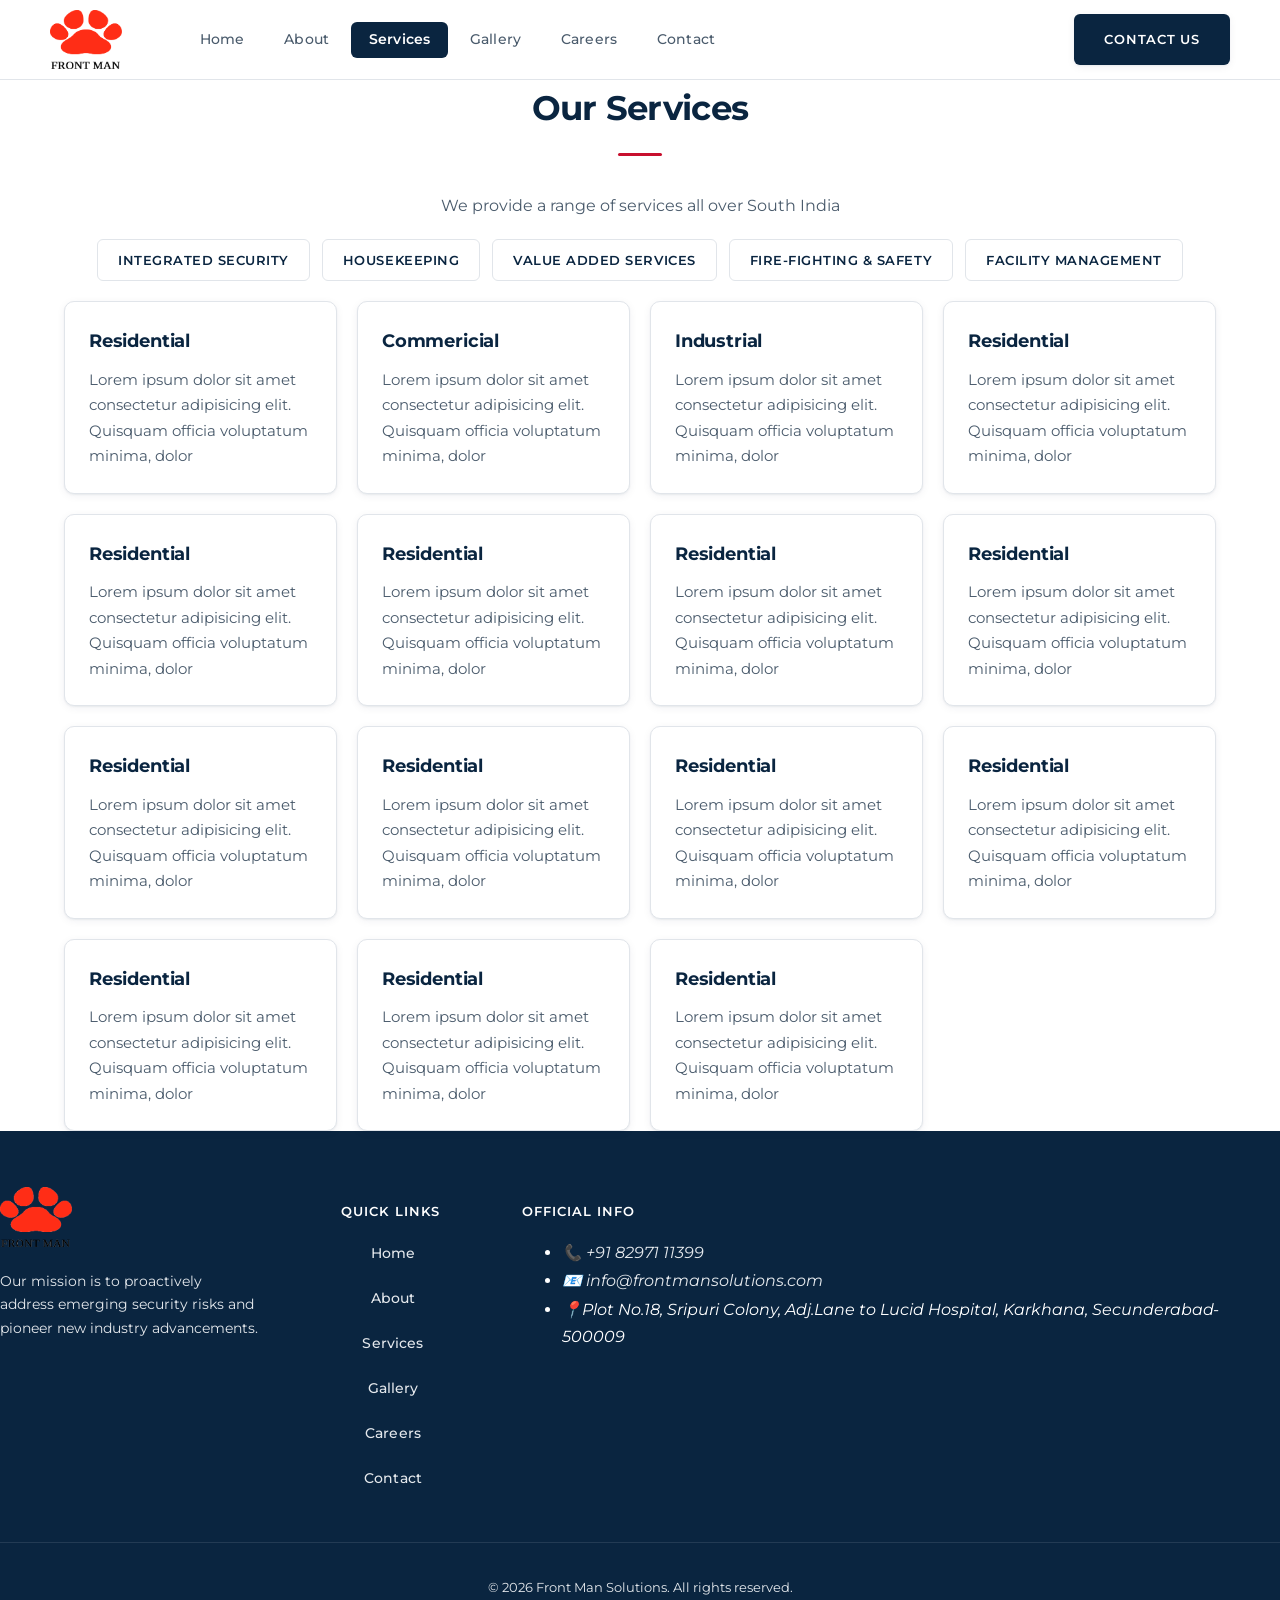
<file: FMS/FMS/services.html>
<!DOCTYPE html>
<html lang="en">

<head>
    <meta charset="UTF-8">
    <meta name="viewport" content="width=device-width, initial-scale=1.0">
    <link rel="preconnect" href="https://fonts.googleapis.com">
    <link rel="preconnect" href="https://fonts.gstatic.com" crossorigin>
    <link href="https://fonts.googleapis.com/css2?family=Montserrat:wght@300;400;500;600;700&display=swap"
        rel="stylesheet">
    <link rel="icon" href="assets/images/favicon.svg">
    <link rel="stylesheet" href="css/styles.css">
    <link rel="stylesheet" href="css/services.css">
    <title>Front Man Solutions</title>
</head>

<body>
    <header>
        <a href="index.html">
            <img src="assets/images/logo.png" alt="Frontman Solutions Logo">
        </a>
        <nav aria-label="Primary Navigation">
            <ul>
                <li><a href="index.html">Home</a></li>
                <li><a href="about.html">About</a></li>
                <li><a href="services.html" class="active">Services</a></li>
                <li><a href="gallery.html">Gallery</a></li>
                <li><a href="careers.html">Careers</a></li>
                <li><a href="contact.html">Contact</a></li>
            </ul>
        </nav>
        <a href="contact.html" class="btn">Contact Us</a>
    </header>
    <main>
        <section class="services">
            <div class="container">
                <div class="services-hero">
                    <h1 class="section-title">Our Services</h1>
                    <p>We provide a range of services all over South India</p>
                </div>
                <div class="services-menu">
                    <ul>
                        <li><a href="#integrated">Integrated Security</a></li>
                        <li><a href="#housekeeping">Housekeeping</a></li>
                        <li><a href="#value-added">Value added Services</a></li>
                        <li><a href="#fire-safety">Fire-fighting & Safety</a></li>
                        <li><a href="#facility">Facility Management</a></li>
                    </ul>
                </div>
                <div class="menu-grid">
                    <article class="menu-item">
                        <h3>Residential</h3>
                        <p>Lorem ipsum dolor sit amet consectetur adipisicing elit. Quisquam officia voluptatum minima,
                            dolor
                        </p>
                    </article>
                    <article class="menu-item">
                        <h3>Commericial</h3>
                        <p>Lorem ipsum dolor sit amet consectetur adipisicing elit. Quisquam officia voluptatum minima,
                            dolor
                        </p>
                    </article>
                    <article class="menu-item">
                        <h3>Industrial</h3>
                        <p>Lorem ipsum dolor sit amet consectetur adipisicing elit. Quisquam officia voluptatum minima,
                            dolor
                        </p>
                    </article>
                    <article class="menu-item">
                        <h3>Residential</h3>
                        <p>Lorem ipsum dolor sit amet consectetur adipisicing elit. Quisquam officia voluptatum minima,
                            dolor
                        </p>
                    </article>
                    <article class="menu-item">
                        <h3>Residential</h3>
                        <p>Lorem ipsum dolor sit amet consectetur adipisicing elit. Quisquam officia voluptatum minima,
                            dolor
                        </p>
                    </article>
                    <article class="menu-item">
                        <h3>Residential</h3>
                        <p>Lorem ipsum dolor sit amet consectetur adipisicing elit. Quisquam officia voluptatum minima,
                            dolor
                        </p>
                    </article>
                    <article class="menu-item">
                        <h3>Residential</h3>
                        <p>Lorem ipsum dolor sit amet consectetur adipisicing elit. Quisquam officia voluptatum minima,
                            dolor
                        </p>
                    </article>
                    <article class="menu-item">
                        <h3>Residential</h3>
                        <p>Lorem ipsum dolor sit amet consectetur adipisicing elit. Quisquam officia voluptatum minima,
                            dolor
                        </p>
                    </article>
                    <article class="menu-item">
                        <h3>Residential</h3>
                        <p>Lorem ipsum dolor sit amet consectetur adipisicing elit. Quisquam officia voluptatum minima,
                            dolor
                        </p>
                    </article>
                    <article class="menu-item">
                        <h3>Residential</h3>
                        <p>Lorem ipsum dolor sit amet consectetur adipisicing elit. Quisquam officia voluptatum minima,
                            dolor
                        </p>
                    </article>
                    <article class="menu-item">
                        <h3>Residential</h3>
                        <p>Lorem ipsum dolor sit amet consectetur adipisicing elit. Quisquam officia voluptatum minima,
                            dolor
                        </p>
                    </article>
                    <article class="menu-item">
                        <h3>Residential</h3>
                        <p>Lorem ipsum dolor sit amet consectetur adipisicing elit. Quisquam officia voluptatum minima,
                            dolor
                        </p>
                    </article>
                    <article class="menu-item">
                        <h3>Residential</h3>
                        <p>Lorem ipsum dolor sit amet consectetur adipisicing elit. Quisquam officia voluptatum minima,
                            dolor
                        </p>
                    </article>
                    <article class="menu-item">
                        <h3>Residential</h3>
                        <p>Lorem ipsum dolor sit amet consectetur adipisicing elit. Quisquam officia voluptatum minima,
                            dolor
                        </p>
                    </article>
                    <article class="menu-item">
                        <h3>Residential</h3>
                        <p>Lorem ipsum dolor sit amet consectetur adipisicing elit. Quisquam officia voluptatum minima,
                            dolor
                        </p>
                    </article>
                </div>
            </div>
        </section>
    </main>

    <footer>
        <section class="footer-content">
            <div class="footer-logo">
                <img src="assets/images/logo.png" alt="Frontman Solutions Logo">
                <p>Our mission is to proactively address emerging security risks and pioneer new industry
                    advancements.
                </p>
            </div>
            <div class="footer-links">
                <h3>Quick Links</h3>
                <nav aria-label="Footer Navigation">
                    <ul>
                        <li><a href="index.html">Home</a></li>
                        <li><a href="about.html">About</a></li>
                        <li><a href="services.html">Services</a></li>
                        <li><a href="gallery.html">Gallery</a></li>
                        <li><a href="careers.html">Careers</a></li>
                        <li><a href="contact.html">Contact</a></li>
                    </ul>
                </nav>
            </div>
            <div class="footer-info">
                <h3>Official Info</h3>
                <address>
                    <ul>
                        <li><a href="tel:+918297111399">📞 +91 82971 11399</a></li>
                        <li><a href="mailto:info@frontmansolutions.com">📧 info@frontmansolutions.com</a></li>
                        <li>📍Plot No.18, Sripuri Colony,
                            Adj.Lane to Lucid Hospital,
                            Karkhana, Secunderabad-500009
                        </li>
                    </ul>
                </address>
            </div>
        </section>
        <div class="copyright">
            <p>© 2026 Front Man Solutions. All rights reserved.</p>
        </div>
    </footer>
</body>

</html>
</file>
<file: FMS/css/styles.css>
:root {
    --navy: #0A2540;
    --navy-light: #13385E;
    --steel: #4A5B6C;
    --steel-light: #E4E8EC;
    --accent: #FF0026;
    --accent-dark: #C8102E;
    --gold: #FFD900;
    --white: #FFFFFF;
    --ink: #1B1F23;
    --border: #E1E5EA;

    --fs-h1: 46px;
    --fs-h2: 32px;
    --fs-h3: 20px;
    --fs-body: 16px;
    --fs-small: 14px;

    --shadow-card: 0 1px 2px rgba(10, 37, 64, 0.06), 0 2px 8px rgba(10, 37, 64, 0.06);
    --shadow-card-hover: 0 2px 4px rgba(10, 37, 64, 0.08), 0 8px 20px rgba(10, 37, 64, 0.10);
    --radius-sm: 6px;
    --radius-md: 10px;
    --radius-lg: 20px;
    --transition-base: 0.2s ease;
}

.container {
    width: min(90%, 1200px);
    margin: auto;
}

.section-title {
    color: var(--navy);
    font-size: 34px;
    font-weight: 700;
    letter-spacing: -0.02em;
    text-align: center;
    width: fit-content;
    margin: auto;
    margin-bottom: 36px;
    padding-bottom: 18px;
    position: relative;
}

.section-title::after {
    content: '';
    position: absolute;
    bottom: 0;
    left: 50%;
    transform: translateX(-50%);
    width: 44px;
    height: 3px;
    background: var(--accent-dark);
    border-radius: 2px;
}

.btn {
    display: inline-block;
    margin: 0;
    padding: 14px 30px;
    color: var(--white);
    text-decoration: none;
    border-radius: var(--radius-sm);
    background: var(--navy);
    font-size: 13px;
    font-weight: 600;
    letter-spacing: 0.06em;
    text-transform: uppercase;
    box-shadow: var(--shadow-card);
    transition:
        background 0.2s ease,
        transform 0.2s ease,
        box-shadow 0.2s ease;
}

.btn:hover {
    background: var(--accent-dark);
    transform: translateY(-2px);
    box-shadow: 0 8px 20px rgba(200, 16, 46, 0.25);
}

.btn:active {
    transform: translateY(0);
}

*,
*::before,
*::after {
    box-sizing: border-box;
}

body {
    margin: 0;
    padding: 0;
    font-family: "Montserrat", sans-serif;
    font-weight: 600;
    line-height: 1.7;
    color: var(--ink);
}

header {
    display: flex;
    align-items: center;
    justify-content: space-between;
    position: sticky;
    top: 0;
    z-index: 1000;
    padding: 0 50px;
    height: 80px;
    background: var(--white);
    border-bottom: 1px solid var(--border);
}

header img {
    width: auto;
    max-height: 60px;
}

header a {
    display: flex;
    align-items: center;
}

.nav-toggle {
    display: none;
    flex-direction: column;
    justify-content: center;
    gap: 5px;
    width: 32px;
    height: 32px;
    background: none;
    border: none;
    cursor: pointer;
    padding: 0;
}

.nav-toggle span {
    display: block;
    width: 100%;
    height: 2px;
    background: var(--navy);
    transition: transform 0.2s ease, opacity 0.2s ease;
}

nav {
    flex: 1;
    margin-left: 60px;
    height: 100%;
}

nav ul {
    display: flex;
    align-items: center;
    list-style: none;
    gap: 4px;
    margin: 0;
    padding: 0;
    height: 100%;
}

nav ul li {
    height: 100%;
    display: flex;
    align-items: center;
}

nav ul a {
    display: flex;
    align-items: center;
    justify-content: center;
    height: 36px;
    padding: 0 18px;
    text-decoration: none;
    color: var(--steel);
    font-size: 14px;
    font-weight: 500;
    letter-spacing: 0.01em;
    border-radius: var(--radius-sm);
    transition: color 0.2s ease, background 0.2s ease;
}

nav ul a:hover {
    color: var(--navy);
    background: var(--steel-light);
}

nav ul a.active {
    background: var(--navy);
    color: var(--white);
    font-weight: 600;
}

footer {
    display: flex;
    flex-direction: column;
    color: var(--white);
    padding-top: 56px;
    background: var(--navy);
}

.footer-content {
    display: flex;
    justify-content: center;
    align-items: flex-start;
    gap: 80px;
    padding-bottom: 40px;
}

.footer-logo img {
    width: auto;
    max-height: 60px;
}

.footer-logo p {
    color: var(--steel-light);
    font-size: 14px;
    max-width: 260px;
}

.footer-links nav {
    display: flex;
    margin-left: 0px;
}

.footer-links nav ul {
    display: flex;
    flex-direction: column;
    margin-left: 5px;
}

.footer-links h3 {
    text-align: center;
    color: var(--white);
    font-size: 13px;
    text-transform: uppercase;
    letter-spacing: 0.08em;
    font-weight: 600;
}

.footer-links a {
    text-decoration: none;
    color: var(--steel-light);
    margin-bottom: 5px;
    transition: color 0.2s ease;
}

.footer-links a:hover {
    color: var(--navy);
    background-color: var(--white);
}

.footer-info h3 {
    color: var(--white);
    font-size: 13px;
    text-transform: uppercase;
    letter-spacing: 0.08em;
    font-weight: 600;
}

.footer-info a {
    color: var(--steel-light);
    text-decoration: none;
    line-height: 1.8;
    transition: color 0.2s ease;
}

.footer-info address ul {
    list-style: none;
    margin: 0;
    padding: 0;
}

.footer-info a:hover {
    color: var(--accent);
}

.copyright {
    width: 100%;
    text-align: center;
    border-top: 1px solid rgba(255, 255, 255, 0.1);
    padding: 20px 0;
    font-size: 13px;
    color: var(--steel-light);
}

@media (max-width: 950px) {
    header {
        padding: 0 20px;
    }

    .nav-toggle {
        display: flex;
    }

    .contact-btn {
        display: none;
    }

    header nav {
        position: fixed;
        top: 80px;
        left: 0;
        width: 100%;
        margin: 0;
        height: auto;
        max-height: 0;
        overflow: hidden;
        background: var(--white);
        border-bottom: 1px solid var(--border);
        transition: max-height 0.3s ease;
        z-index: 999;
    }

    header nav.open {
        max-height: 400px;
    }

    header nav ul {
        flex-direction: column;
        align-items: stretch;
        height: auto;
        padding: 10px 20px;
        gap: 0;
    }

    header nav ul li {
        height: auto;
    }

    header nav ul a {
        height: 38px;
        justify-content: flex-start;
    }

    header:has(nav.open) .nav-toggle span:nth-child(1) {
        transform: translateY(7px) rotate(45deg);
    }

    header:has(nav.open) .nav-toggle span:nth-child(2) {
        opacity: 0;
    }

    header:has(nav.open) .nav-toggle span:nth-child(3) {
        transform: translateY(-7px) rotate(-45deg);
    }
}

@media (max-width: 768px) {
    .footer-content {
        flex-direction: column;
        align-items: center;
        text-align: center;
        gap: 32px;
        padding: 0 20px 40px;
    }

    .footer-links nav {
        justify-content: center;
    }
}
</file>
<file: FMS/css/home.css>
/* Hero — the ONE signature gradient moment on the page */
.hero {
    background-image:
        url("../assets/images/hero.jpg");
    background-size: cover;
    background-position: center;
    min-height: 420px;
    display: flex;
    flex-direction: column;
    justify-content: flex-end;
    padding: 60px;
}

.hero h1 {
    font-size: var(--fs-h1);
    font-weight: 700;
    letter-spacing: -0.02em;
    color: var(--white);
    max-width: 640px;
    margin: 0 0 24px;
}

.hero a {
    width: fit-content;
}

.trust {
    padding: 20px 0 60px;
}

.trust .container {
    display: flex;
    align-items: center;
    justify-content: center;
    box-sizing: border-box;
    border-radius: var(--radius-md);
    overflow: hidden;
    box-shadow: var(--shadow-card);
    margin: 20px auto;
    height: fit-content;
    background: var(--border);
}

.trust-grid {
    display: grid;
    grid-template-columns: repeat(auto-fit, minmax(200px, 1fr));
    gap: 1px;
    width: 100%;
    background: var(--border);
    margin: 0;
}

.stat-item {
    margin: 0;
    padding: 44px 20px;
    color: var(--white);
    text-align: center;
    background: var(--navy);
}

.stat-item dt,
.stat-item dd {
    margin: 0;
}

.stat-item dt {
    font-size: 40px;
    font-weight: 700;
    letter-spacing: -0.02em;
}

.stat-item dd {
    font-size: 13px;
    text-transform: uppercase;
    letter-spacing: 0.08em;
    color: var(--steel-light);
    margin-top: 6px;
}

.about .container {
    display: flex;
    justify-content: center;
    align-items: center;
    text-align: justify;
    gap: 80px;
    padding: 90px 0;
    height: fit-content;
}

.about-text {
    flex: 1;
    display: block;
}

.about-text .section-title {
    margin: 0 0 20px;
    text-align: left;
}

.about-text .section-title::after {
    left: 0;
    transform: none;
}

.about-text p {
    color: var(--steel);
}

.about img {
    width: 40%;
    object-fit: cover;
    border-radius: var(--radius-md);
    box-shadow: var(--shadow-card);
}

.services {
    padding: 20px 0 60px;
}

.service-grid {
    display: grid;
    grid-template-columns: repeat(auto-fit, minmax(min(280px, 100%), 1fr));
    gap: 24px;
    margin: 10px 0;
}

.service-card {
    padding: 32px 24px;
    border: 1px solid var(--border);
    border-radius: var(--radius-md);
    box-shadow: var(--shadow-card);
    transition: transform 0.2s ease, box-shadow 0.2s ease, border-color 0.2s ease;
}

.service-card:hover {
    transform: translateY(-4px);
    box-shadow: var(--shadow-card-hover);
    border-color: var(--navy);
}

.service-card h3 {
    text-align: center;
    margin: 0 0 10px;
    color: var(--navy);
    font-size: 18px;
    letter-spacing: -0.01em;
}

.service-card p {
    text-align: justify;
    color: var(--steel);
    font-size: 15px;
    margin: 0;
}

.gallery {
    position: relative;
    padding-bottom: 20px;
}

.gallery .section-title {
    margin-bottom: 24px;
}

.gallery-btn-wrapper {
    position: absolute;
    right: 38px;
    bottom: 40px;
}

.gallery-row {
    width: 100%;
    display: flex;
    flex-wrap: wrap;
    gap: 2px;
}

.gallery-item {
    flex: 1;
    overflow: hidden;
    cursor: pointer;
    transition: flex 0.4s ease;
}

.gallery-item:hover {
    flex: 2.2;
}

.gallery-item img {
    width: 100%;
    height: 600px;
    object-fit: cover;
    transition: transform 0.4s ease;
}

.gallery-item:hover img {
    transform: scale(1.05);
}

.cta {
    width: 100%;
    background: linear-gradient(120deg, var(--navy), var(--navy-light));
    padding: 60px 0;
}

.cta .container {
    display: flex;
    justify-content: space-between;
    align-items: center;
    gap: 80px;
    margin-bottom: 0;
}

.cta-question {
    max-width: 650px;
}

.cta-question h2 {
    color: var(--white);
    font-size: 26px;
    font-weight: 700;
    letter-spacing: -0.01em;
    margin: 0 0 10px;
}

.cta-question p {
    font-size: 14px;
    color: var(--steel-light);
    line-height: 1.7;
    margin: 0;
}

.cta .btn {
    background: var(--accent-dark);
    flex-shrink: 0;
}

.cta .btn:hover {
    background: var(--accent);
}

@media (max-width: 920px) {
    .hero {
        padding: 30px 24px;
        min-height: 320px;
    }

    .hero h1 {
        font-size: 32px;
    }

    .about .container {
        flex-direction: column;
        gap: 32px;
        padding: 50px 0;
    }

    .about img {
        width: 100%;
    }

    .trust-grid {
        grid-template-columns: repeat(2, 1fr);
    }

    .gallery-item {
        flex: 1 1 calc(50% - 1px);
    }

    .gallery-item img {
        height: 260px;
    }

    .gallery-btn-wrapper {
        position: static;
        display: flex;
        justify-content: center;
        margin-top: 16px;
    }

    .cta .container {
        flex-direction: column;
        text-align: center;
        gap: 24px;
    }
}

@media (max-width: 500px) {

    .gallery-item {
        flex: 1 1 100%;
    }

    .gallery-item img {
        height: 220px;
    }

    .stat-item dt {
        font-size: 30px;
    }

    .stat-item {
        padding: 32px 12px;
    }
}
</file>
<file: FMS/FMS/css/styles.css>
:root {
    --navy: #0A2540;
    --navy-light: #13385E;
    --steel: #4A5B6C;
    --steel-light: #E4E8EC;
    --accent: #C8102E;
    --accent-dark: #9E0C22;
    --white: #FFFFFF;
    --ink: #1B1F23;
    --border: #E1E5EA;

    --fs-h1: 46px;
    --fs-h2: 32px;
    --fs-h3: 20px;
    --fs-body: 16px;
    --fs-small: 14px;

    --shadow-card: 0 1px 2px rgba(10, 37, 64, 0.06), 0 2px 8px rgba(10, 37, 64, 0.06);
    --shadow-card-hover: 0 2px 4px rgba(10, 37, 64, 0.08), 0 8px 20px rgba(10, 37, 64, 0.10);
    --radius-sm: 6px;
    --radius-md: 10px;
    --radius-lg: 20px;
    --transition-base: 0.2s ease;
}

.container {
    width: min(90%, 1200px);
    margin: auto;
}

.section-title {
    color: var(--navy);
    font-size: 34px;
    font-weight: 700;
    letter-spacing: -0.02em;
    text-align: center;
    width: fit-content;
    margin: auto;
    margin-bottom: 36px;
    padding-bottom: 18px;
    position: relative;
}

.section-title::after {
    content: '';
    position: absolute;
    bottom: 0;
    left: 50%;
    transform: translateX(-50%);
    width: 44px;
    height: 3px;
    background: var(--accent);
    border-radius: 2px;
}

.btn {
    display: inline-block;
    margin: 0;
    padding: 14px 30px;
    color: var(--white);
    text-decoration: none;
    border-radius: var(--radius-sm);
    background: var(--navy);
    font-size: 13px;
    font-weight: 600;
    letter-spacing: 0.06em;
    text-transform: uppercase;
    box-shadow: var(--shadow-card);
    transition:
        background 0.2s ease,
        transform 0.2s ease,
        box-shadow 0.2s ease;
}

.btn:hover {
    background: var(--accent);
    transform: translateY(-2px);
    box-shadow: 0 8px 20px rgba(200, 16, 46, 0.25);
}

.btn:active {
    transform: translateY(0);
}

*,
*::before,
*::after {
    box-sizing: border-box;
}

body {
    margin: 0;
    padding: 0;
    font-family: "Montserrat", sans-serif;
    font-weight: 400;
    line-height: 1.7;
    color: var(--ink);
}

header {
    display: flex;
    align-items: center;
    justify-content: space-between;
    position: sticky;
    top: 0;
    z-index: 1000;
    padding: 0 50px;
    height: 80px;
    background: var(--white);
    border-bottom: 1px solid var(--border);
}

header img {
    width: auto;
    max-height: 60px;
}

header a {
    display: flex;
    align-items: center;
}

nav {
    flex: 1;
    margin-left: 60px;
    height: 100%;
}

nav ul {
    display: flex;
    align-items: center;
    list-style: none;
    gap: 4px;
    margin: 0;
    padding: 0;
    height: 100%;
}

nav ul li {
    height: 100%;
    display: flex;
    align-items: center;
}

nav ul a {
    display: flex;
    align-items: center;
    justify-content: center;
    height: 36px;
    padding: 0 18px;
    text-decoration: none;
    color: var(--steel);
    font-size: 14px;
    font-weight: 500;
    letter-spacing: 0.01em;
    border-radius: var(--radius-sm);
    transition: color 0.2s ease, background 0.2s ease;
}

nav ul a:hover {
    color: var(--navy);
    background: var(--steel-light);
}

nav ul a.active {
    background: var(--navy);
    color: var(--white);
    font-weight: 600;
}

footer {
    display: flex;
    flex-direction: column;
    color: var(--white);
    padding-top: 56px;
    background: var(--navy);
}

.footer-content {
    display: flex;
    justify-content: center;
    align-items: flex-start;
    gap: 80px;
    padding-bottom: 40px;
}

.footer-logo img {
    width: auto;
    max-height: 60px;
}

.footer-logo p {
    color: var(--steel-light);
    font-size: 14px;
    max-width: 260px;
}
 
.footer-links nav {
    margin-left: 0px;
}

.footer-links nav ul {
    display: flex;
    flex-direction: column;
    margin-left: 5px;
}

.footer-links h3 {
    text-align: center;
    color: var(--white);
    font-size: 13px;
    text-transform: uppercase;
    letter-spacing: 0.08em;
    font-weight: 600;
}

.footer-links a {
    text-decoration: none;
    color: var(--steel-light);
    margin-bottom: 5px;
    transition: color 0.2s ease;
}

.footer-links a:hover {
    color: var(--navy);
}

.footer-info h3 {
    color: var(--white);
    font-size: 13px;
    text-transform: uppercase;
    letter-spacing: 0.08em;
    font-weight: 600;
}

.footer-info a {
    color: var(--steel-light);
    text-decoration: none;
    line-height: 1.8;
    transition: color 0.2s ease;
}

.footer-info a:hover {
    color: var(--white);
}

.copyright {
    width: 100%;
    text-align: center;
    border-top: 1px solid rgba(255, 255, 255, 0.1);
    padding: 20px 0;
    font-size: 13px;
    color: var(--steel-light);
}
</file>
<file: FMS/FMS/css/home.css>
/* Hero — the ONE signature gradient moment on the page */
.hero {
    background-image:
    url("../assets/images/hero.jpg");
        /* linear-gradient(180deg, rgba(10, 37, 64, 0.82), rgba(10, 37, 64, 0.55)),
        linear-gradient(120deg, #16324f, #0A2540); */
        
    background-size: cover;
    background-position: center;
    min-height: 420px;
    display: flex;
    flex-direction: column;
    justify-content: flex-end;
    padding: 60px;
}

.hero h1 {
    font-size: var(--fs-h1);
    font-weight: 700;
    letter-spacing: -0.02em;
    color: var(--white);
    max-width: 640px;
    margin: 0 0 24px;
}

.hero a {
    width: fit-content;
}

.trust {
    padding: 20px 0 60px;
}

.trust .container {
    display: flex;
    align-items: center;
    justify-content: center;
    box-sizing: border-box;
    border-radius: var(--radius-md);
    overflow: hidden;
    box-shadow: var(--shadow-card);
    margin: 20px auto;
    height: fit-content;
    background: var(--border);
}

.trust-grid {
    display: grid;
    grid-template-columns: repeat(4, 1fr);
    gap: 1px;
    width: 100%;
    background: var(--border);
    margin: 0;
}

.stat-item {
    margin: 0;
    padding: 44px 20px;
    color: var(--white);
    text-align: center;
    background: var(--navy);
}

.stat-item dt,
.stat-item dd {
    margin: 0;
}

.stat-item dt {
    font-size: 40px;
    font-weight: 700;
    letter-spacing: -0.02em;
}

.stat-item dd {
    font-size: 13px;
    text-transform: uppercase;
    letter-spacing: 0.08em;
    color: var(--steel-light);
    margin-top: 6px;
}

.about .container {
    display: flex;
    justify-content: center;
    align-items: center;
    text-align: justify;
    gap: 80px;
    padding: 90px 0;
    height: fit-content;
}

.about-text {
    flex: 1;
    display: block;
}

.about-text .section-title {
    margin: 0 0 20px;
    text-align: left;
}

.about-text .section-title::after {
    left: 0;
    transform: none;
}

.about-text p {
    color: var(--steel);
}

.about img {
    width: 40%;
    object-fit: cover;
    border-radius: var(--radius-md);
    box-shadow: var(--shadow-card);
}

.services {
    padding: 20px 0 60px;
}

.service-grid {
    display: grid;
    grid-template-columns: repeat(auto-fit, minmax(280px, 1fr));
    gap: 24px;
    margin: 10px 0;
}

.service-card {
    padding: 32px 24px;
    border: 1px solid var(--border);
    border-radius: var(--radius-md);
    box-shadow: var(--shadow-card);
    transition: transform 0.2s ease, box-shadow 0.2s ease, border-color 0.2s ease;
}

.service-card:hover {
    transform: translateY(-4px);
    box-shadow: var(--shadow-card-hover);
    border-color: var(--navy);
}

.service-card h3 {
    text-align: center;
    margin: 0 0 10px;
    color: var(--navy);
    font-size: 18px;
    letter-spacing: -0.01em;
}

.service-card p {
    text-align: justify;
    color: var(--steel);
    font-size: 15px;
    margin: 0;
}

.gallery {
    position: relative;
    padding-bottom: 20px;
}

.gallery .section-title {
    margin-bottom: 24px;
}

.gallery-btn-wrapper {
    position: absolute;
    right: 38px;
    bottom: 40px;
}

.gallery-row {
    width: 100%;
    display: flex;
    gap: 2px;
}

.gallery-item {
    flex: 1;
    overflow: hidden;
    cursor: pointer;
    transition: flex 0.4s ease;
}

.gallery-item:hover {
    flex: 2.2;
}

.gallery-item img {
    width: 100%;
    height: 600px;
    object-fit: cover;
    transition: transform 0.4s ease;
}

.gallery-item:hover img {
    transform: scale(1.05);
}

.cta {
    width: 100%;
    background: linear-gradient(120deg, var(--navy), var(--navy-light));
    padding: 60px 0;
}

.cta .container {
    display: flex;
    justify-content: space-between;
    align-items: center;
    gap: 80px;
    margin-bottom: 0;
}

.cta-question {
    max-width: 650px;
}

.cta-question h2 {
    color: var(--white);
    font-size: 26px;
    font-weight: 700;
    letter-spacing: -0.01em;
    margin: 0 0 10px;
}

.cta-question p {
    font-size: 14px;
    color: var(--steel-light);
    line-height: 1.7;
    margin: 0;
}

.cta .btn {
    background: var(--accent);
    flex-shrink: 0;
}

.cta .btn:hover {
    background: var(--accent-dark);
}
</file>
<file: FMS/css/about.css>
.about-hero {
    text-align: center;
    background: linear-gradient(120deg, var(--navy), var(--navy-light));
    background-size: cover;
    background-position: center;
    padding: 30px;
    color: var(--gold);
}

.about-hero h1 {
    color: var(--white);
}

.about-info {
    display: flex;
    align-items: center;
    gap: 80px;
    padding: 30px 0;
}

.about-info p {
    flex: 1;
    color: var(--steel);
}

.about-info img {
    width: 40%;
    object-fit: cover;
    border-radius: var(--radius-md);
    box-shadow: var(--shadow-card);
}

.vision-mission-wrapper {
    display: flex;
    gap: 24px;
}

.vision,
.mission {
    flex: 1;
    padding: 36px;
    background: linear-gradient(120deg, var(--navy), var(--navy-light));
    background-size: cover;
    background-position: center;
    border: 1px solid var(--border);
    border-radius: var(--radius-md);
    box-shadow: var(--shadow-card);
}

.vision h2,
.mission h2 {
    color: var(--gold);
    font-size: 20px;
    letter-spacing: -0.01em;
    margin: 0 0 14px;
    padding-bottom: 14px;
    border-bottom: 1px solid var(--border);
}

.vision p,
.mission p {
    color: var(--steel-light);
    margin: 0;
}

.values {
    margin-bottom: 30px;
}

.values h2 {
    justify-self: center;
    margin-bottom: 20px;
}

.values-grid {
    display: grid;
    grid-template-columns: repeat(auto-fit, minmax(240px, 1fr));
    gap: 20px;
    margin: 20px 0 0;
}

.values-item {
    display: flex;
    flex-direction: column;
    gap: 8px;
    padding: 24px;
    background: var(--white);
    border: 1px solid var(--border);
    border-radius: var(--radius-md);
    box-shadow: var(--shadow-card);
    transition: transform 0.2s ease, box-shadow 0.2s ease, border-color 0.2s ease;
}

.values-item:hover {
    transform: translateY(-4px);
    box-shadow: var(--shadow-card-hover);
    border-color: var(--navy);
}

.values-item dt,
.values-item dd {
    margin: 0;
}

.values-item dt {
    color: var(--navy);
    font-weight: 600;
    font-size: var(--fs-h3);
    letter-spacing: -0.01em;
}

.values-item dd {
    color: var(--steel);
    font-size: 15px;
}

@media (max-width: 800px) {
    .about-hero {
        padding: 24px 20px;
    }

    .about-info {
        flex-direction: column;
    }

    .about-info img {
        width: 100%;
    }

    .vision-mission-wrapper {
        flex-direction: column;
    }
}
</file>
<file: FMS/css/careers.css>
.careers-hero {
    text-align: center;
    background: linear-gradient(320deg, var(--navy), #3c7fc2);
    background-size: cover;
    background-position: center;
    padding: 30px;
}

.careers-hero {
    color: var(--white);
}

.careers-hero p {
    max-width: 650px;
    margin: 0 auto 20px;
    color: var(--steel-light);
}

.careers-grid {
    display: grid;
    grid-template-columns: repeat(auto-fit, minmax(240px, 1fr));
    gap: 20px;
    margin: 20px 0 0;
}

.values-card {
    display: flex;
    flex-direction: column;
    gap: 8px;
    padding: 24px;
    background: var(--white);
    border: 1px solid var(--border);
    border-radius: var(--radius-md);
    box-shadow: var(--shadow-card);
    transition: transform 0.2s ease, box-shadow 0.2s ease, border-color 0.2s ease;
}

.values-card:hover {
    transform: translateY(-4px);
    box-shadow: var(--shadow-card-hover);
    border-color: var(--navy);
}

.values-card dt,
.values-card dd {
    margin: 0;
}

.values-card dt {
    color: var(--navy);
    font-weight: 600;
    font-size: var(--fs-h3);
    letter-spacing: -0.01em;
}

.values-card dd {
    color: var(--steel);
    font-size: 15px;
}


.careers-form {
    margin: 30px 0;
}

.apply-wrapper {
    display: flex;
    align-items: flex-start;
    gap: 50px;
}

.apply-image {
    flex: 0.9;
}

.apply-image img {
    display: block;
    width: 100%;
    height: 100%;
    min-height: 480px;
    object-fit: cover;
    border-radius: var(--radius-md);
    box-shadow: var(--shadow-card);
}

.form-wrapper {
    flex: 1.1;
    min-width: 0;
    max-width: none;
    margin: 0;
}

.form-wrapper form {
    display: flex;
    flex-direction: column;
    gap: 16px;
    padding: 20px;
    border-radius: var(--radius-md);
    box-shadow: 0 5px 12px rgba(10, 37, 64, 0.2);
}

.form-wrapper form p {
    display: flex;
    align-items: center;
    gap: 16px;
    margin: 0;
}

.form-label {
    flex: 0 0 180px;
    color: var(--navy);
    font-weight: 600;
    font-size: 14px;
}

.form-wrapper input,
.form-wrapper select {
    flex: 1;
    min-width: 0;
    padding: 11px 14px;
    border: 1px solid var(--border);
    border-radius: var(--radius-sm);
    font-family: inherit;
    font-size: 15px;
    color: var(--ink);
    transition: border-color 0.2s ease, box-shadow 0.2s ease;
}

.form-wrapper input[type="file"] {
    min-width: 0;
    padding: 8px 10px;
    overflow: hidden;
    text-overflow: ellipsis;
    white-space: nowrap;
}

.form-wrapper input:focus,
.form-wrapper select:focus {
    outline: none;
    border-color: var(--navy);
    box-shadow: 0 0 0 3px rgba(10, 37, 64, 0.08);
}

.form-wrapper button {
    align-self: flex-end;
}

@media (max-width: 700px) {

    .careers-hero {
        padding: 24px 20px;
    }

    .form-wrapper form p {
        flex-direction: column;
        align-items: stretch;
        gap: 6px;
    }

    .form-label {
        flex: none;
    }

    .apply-wrapper {
        flex-direction: column;
        align-items: stretch;
    }

    .apply-image img {
        min-height: 260px;
    }
}
</file>
<file: FMS/css/contact.css>
.contact-hero {
    background: linear-gradient(120deg, var(--navy), var(--navy-light));
    background-size: cover;
    background-position: center;
    min-height: 300px;
    display: flex;
    flex-direction: column;
    justify-content: flex-end;
    padding: 60px;
}

.contact-hero p {
    max-width: 650px;
    margin: 0 auto 20px;
    color: var(--white);
}

.contact-hero h1 {
    color: var(--accent);
}

.contact-info {
    display: grid;
    grid-template-columns: repeat(auto-fit, minmax(240px, 1fr));
    gap: 20px;
    margin: 20px 0;
}

.contact-card {
    display: flex;
    flex-direction: column;
    align-items: center;
    text-align: center;
    gap: 8px;
    padding: 24px 24px;
    border: 1px solid var(--border);
    border-radius: var(--radius-md);
    box-shadow: var(--shadow-card);
    transition:
        transform 0.2s ease,
        box-shadow 0.2s ease,
        border-color 0.2s ease;
    background-image: url(../assets/images/watermark.png);
    background-size: cover;
    background-position: center;
    opacity: 0.9;
}

.contact-card:hover {
    transform: translateY(-4px);
    box-shadow: var(--shadow-card-hover);
    border-color: var(--navy);
}

.contact-card h3 {
    color: var(--gold);
    margin: 0;
    font-size: 15px;
    text-transform: uppercase;
    letter-spacing: 0.06em;
    font-weight: 600;
}

.contact-card address {
    font-style: normal;
    color: var(--steel-light);
}

.contact-card a {
    color: var(--steel-light);
    text-decoration: none;
    font-weight: 500;
}

.contact-card a:hover {
    text-decoration: underline;
}

.form-map {
    display: grid;
    grid-template-columns: repeat(auto-fit, minmax(min(350px, 100%), 1fr));
    gap: 60px;
    margin: 40px 0;
}

.contact-form {
    flex: 1;
}

.contact-form h3 {
    color: var(--navy);
    font-size: var(--fs-h3);
    letter-spacing: -0.01em;
}

.contact-map {
    flex: 1;
}

.contact-map h3 {
    color: var(--navy);
    font-size: var(--fs-h3);
    letter-spacing: -0.01em;
}

.contact-map iframe {
    display: block;
    width: 100%;
    height: 400px;
    border: 0;
    border-radius: var(--radius-md);
    box-shadow: var(--shadow-card);
}

.form-wrapper form {
    display: flex;
    flex-direction: column;
    gap: 16px;
    padding: 20px;
    border-radius: var(--radius-md);
    box-shadow: 0 5px 12px rgba(10, 37, 64, 0.2);
}

.form-wrapper form p {
    display: flex;
    align-items: center;
    gap: 16px;
    margin: 0;
}

.form-label {
    flex: 0 0 160px;
    color: var(--navy);
    font-weight: 600;
    font-size: 14px;
    align-self: flex-start;
}

.form-wrapper input,
.form-wrapper textarea {
    flex: 1;
    min-width: 0;
    padding: 11px 14px;
    border: 1px solid var(--border);
    border-radius: var(--radius-sm);
    font-family: inherit;
    font-size: 15px;
    color: var(--ink);
    transition: border-color 0.2s ease, box-shadow 0.2s ease;
}

.form-wrapper input:focus,
.form-wrapper textarea:focus {
    outline: none;
    border-color: var(--navy);
    box-shadow: 0 0 0 3px rgba(10, 37, 64, 0.08);
}

.form-wrapper button {
    align-self: flex-end;

}

@media (max-width: 600px) {

    .contact-hero {
        padding: 30px 20px;
        min-height: 220px;
    }

    .form-map {
        gap: 32px;
    }

    .form-wrapper form p {
        flex-direction: column;
        align-items: stretch;
        gap: 6px;
    }

    .form-label {
        flex: none;
    }

    .contact-map iframe {
        height: 280px;
    }
}

@media (max-width: 480px) {
    .contact-card {
        padding: 20px 16px;
    }
}
</file>
<file: FMS/css/gallery.css>
.gallery-hero {
    text-align: center;
}

.gallery-hero p {
    color: var(--steel);
}

.gallery {
    margin: 30px 0;
}

.swiper {
    width: 100%;
    padding: 40px 0 50px;
    overflow: hidden;
    position: relative;
    --swiper-theme-color: var(--steel-light);
    --swiper-navigation-size: 24px;
    background:
        radial-gradient(circle, var(--navy), #3c7fc2);
}

.swiper-wrapper {
    align-items: center;
}

.swiper-slide {
    width: 500px;
    display: flex;
    justify-content: center;
    transition:
        transform 0.5s ease,
        opacity 0.5s ease;
    transform: scale(0.7);
    opacity: 0.4;
}

.swiper-slide-active {
    transform: scale(1.1);
    opacity: 1;
    z-index: 2;
}

.swiper-slide img {
    display: block;
    border-radius: var(--radius-md);
    height: 400px;
    width: 100%;
    object-fit: cover;
}

.swiper-button-prev,
.swiper-button-next {
    color: var(--steel);
}

.swiper-pagination-bullet {
    background: var(--steel);
    opacity: 0.6;
}

.swiper-pagination-bullet-active {
    background: #fff;
    opacity: 1;
}

@media (max-width: 600px) {
    .swiper-slide {
        width: 260px;
    }

    .swiper-slide img {
        height: 280px;
    }
}

@media (max-width: 1024px) and (min-width: 601px) {
    .swiper-slide {
        width: 380px;
    }

    .swiper-slide img {
        height: 380px;
    }
}
</file>
<file: FMS/css/services.css>
.services-hero {
    text-align: center;
}

.services-hero p {
    color: var(--steel);
}

.services {
    margin: 30px 0;
}

.services-menu ul {
    list-style: none;
    margin: 20px 0;
    padding: 0;
    display: flex;
    flex-wrap: wrap;
    justify-content: center;
    gap: 12px;
}

.services-menu a {
    display: inline-block;
    padding: 9px 20px;
    color: var(--steel-light);
    text-decoration: none;
    font-size: 13px;
    font-weight: 600;
    letter-spacing: 0.04em;
    text-transform: uppercase;
    border: 1px solid var(--border);
    border-radius: var(--radius-sm);
    background:
        linear-gradient(120deg, var(--navy), var(--navy-light));
    transition: color 0.2s ease, background 0.2s ease, border-color 0.2s ease;
}

.services-menu a:hover {
    color: var(--navy);
    background: var(--accent-dark);
    border-color: var(--steel);
}

.services-menu a:active {
    transform: translateY(3px);
}

.menu-grid {
    display: grid;
    grid-template-columns: repeat(auto-fit, minmax(min(240px, 100%), 1fr));
    gap: 20px;
    margin: 20px 0 0;
}

.menu-item {
    display: flex;
    flex-direction: column;
    gap: 10px;
    padding: 24px;
    background: var(--white);
    border: 1px solid var(--border);
    border-radius: var(--radius-md);
    box-shadow: var(--shadow-card);
    transition: transform 0.2s ease, box-shadow 0.2s ease, border-color 0.2s ease;
}

.menu-item:hover {
    transform: translateY(-4px);
    box-shadow: var(--shadow-card-hover);
    border-color: var(--navy);
}

.menu-item h3 {
    margin: 0;
    color: var(--navy);
    font-size: 18px;
    letter-spacing: -0.01em;
}

.menu-item p {
    margin: 0;
    color: var(--steel);
    font-size: 15px;
}
</file>
<file: FMS/FMS/css/about.css>
.about-hero {
    text-align: center;
}

.about-info {
    display: flex;
    align-items: center;
    gap: 80px;
    padding: 30px 0;
}

.about-info p {
    flex: 1;
    color: var(--steel);
}

.about-info img {
    width: 40%;
    object-fit: cover;
    border-radius: var(--radius-md);
    box-shadow: var(--shadow-card);
}

.vision-mission-wrapper {
    display: flex;
    gap: 24px;
}

.vision,
.mission {
    flex: 1;
    padding: 36px;
    background: var(--white);
    border: 1px solid var(--border);
    border-radius: var(--radius-md);
    box-shadow: var(--shadow-card);
}

.vision h2,
.mission h2 {
    color: var(--navy);
    font-size: 20px;
    letter-spacing: -0.01em;
    margin: 0 0 14px;
    padding-bottom: 14px;
    border-bottom: 1px solid var(--border);
}

.vision p,
.mission p {
    color: var(--steel);
    margin: 0;
}

.values-grid {
    display: grid;
    grid-template-columns: repeat(auto-fit, minmax(240px, 1fr));
    gap: 20px;
    margin: 20px 0 0;
}

.values-item {
    display: flex;
    flex-direction: column;
    gap: 8px;
    padding: 24px;
    background: var(--white);
    border: 1px solid var(--border);
    border-radius: var(--radius-md);
    box-shadow: var(--shadow-card);
    transition: transform 0.2s ease, box-shadow 0.2s ease, border-color 0.2s ease;
}

.values-item:hover {
    transform: translateY(-4px);
    box-shadow: var(--shadow-card-hover);
    border-color: var(--navy);
}

.values-item dt,
.values-item dd {
    margin: 0;
}

.values-item dt {
    color: var(--navy);
    font-weight: 600;
    font-size: var(--fs-h3);
    letter-spacing: -0.01em;
}

.values-item dd {
    color: var(--steel);
    font-size: 15px;
}
</file>
<file: FMS/FMS/css/careers.css>
.careers-hero {
    text-align: center;
}

.careers-hero p {
    max-width: 650px;
    margin: 0 auto 20px;
    color: var(--steel);
}

.careers-grid {
    display: grid;
    grid-template-columns: repeat(auto-fit, minmax(240px, 1fr));
    gap: 20px;
    margin: 20px 0 0;
}

.values-card {
    display: flex;
    flex-direction: column;
    gap: 8px;
    padding: 24px;
    background: var(--white);
    border: 1px solid var(--border);
    border-radius: var(--radius-md);
    box-shadow: var(--shadow-card);
    transition: transform 0.2s ease, box-shadow 0.2s ease, border-color 0.2s ease;
}

.values-card:hover {
    transform: translateY(-4px);
    box-shadow: var(--shadow-card-hover);
    border-color: var(--navy);
}

.values-card dt,
.values-card dd {
    margin: 0;
}

.values-card dt {
    color: var(--navy);
    font-weight: 600;
    font-size: var(--fs-h3);
    letter-spacing: -0.01em;
}

.values-card dd {
    color: var(--steel);
    font-size: 15px;
}

.form-wrapper {
    max-width: 600px;
    margin: 0 auto;
}

.form-wrapper form {
    display: flex;
    flex-direction: column;
    gap: 16px;
}

.form-wrapper form p {
    display: flex;
    align-items: center;
    gap: 16px;
    margin: 0;
}

.form-label {
    flex: 0 0 180px;
    color: var(--navy);
    font-weight: 600;
    font-size: 14px;
}

.form-wrapper input,
.form-wrapper select {
    flex: 1;
    padding: 11px 14px;
    border: 1px solid var(--border);
    border-radius: var(--radius-sm);
    font-family: inherit;
    font-size: 15px;
    color: var(--ink);
    transition: border-color 0.2s ease, box-shadow 0.2s ease;
}

.form-wrapper input:focus,
.form-wrapper select:focus {
    outline: none;
    border-color: var(--navy);
    box-shadow: 0 0 0 3px rgba(10, 37, 64, 0.08);
}

.form-wrapper button {
    align-self: center;
}
</file>
<file: FMS/FMS/css/contact.css>
.contact-hero {
    text-align: center;
}

.contact-hero p {
    max-width: 650px;
    margin: 0 auto 20px;
    color: var(--steel);
}

.contact-info {
    display: grid;
    grid-template-columns: repeat(auto-fit, minmax(240px, 1fr));
    gap: 20px;
    margin: 20px 0;
}

.contact-card {
    display: flex;
    flex-direction: column;
    align-items: center;
    text-align: center;
    gap: 8px;
    padding: 28px 24px;
    background: var(--white);
    border: 1px solid var(--border);
    border-radius: var(--radius-md);
    box-shadow: var(--shadow-card);
    transition: transform 0.2s ease, box-shadow 0.2s ease, border-color 0.2s ease;
}

.contact-card:hover {
    transform: translateY(-4px);
    box-shadow: var(--shadow-card-hover);
    border-color: var(--navy);
}

.contact-card h3 {
    color: var(--navy);
    margin: 0;
    font-size: 15px;
    text-transform: uppercase;
    letter-spacing: 0.06em;
    font-weight: 600;
}

.contact-card address {
    font-style: normal;
    color: var(--steel);
}

.contact-card a {
    color: var(--accent);
    text-decoration: none;
    font-weight: 500;
}

.contact-card a:hover {
    text-decoration: underline;
}

.form-map {
    display: flex;
    align-items: flex-start;
    gap: 60px;
    margin-top: 20px;
}

.contact-form {
    flex: 1;
}

.contact-form h3 {
    color: var(--navy);
    font-size: var(--fs-h3);
    letter-spacing: -0.01em;
}

.contact-map {
    flex: 1;
}

.contact-map h3 {
    color: var(--navy);
    font-size: var(--fs-h3);
    letter-spacing: -0.01em;
}

.contact-map iframe {
    display: block;
    width: 100%;
    height: 400px;
    border: 0;
    border-radius: var(--radius-md);
    box-shadow: var(--shadow-card);
}

.form-wrapper form {
    display: flex;
    flex-direction: column;
    gap: 16px;
}

.form-wrapper form p {
    display: flex;
    align-items: center;
    gap: 16px;
    margin: 0;
}

.form-label {
    flex: 0 0 160px;
    color: var(--navy);
    font-weight: 600;
    font-size: 14px;
}

.form-wrapper input,
.form-wrapper textarea {
    flex: 1;
    padding: 11px 14px;
    border: 1px solid var(--border);
    border-radius: var(--radius-sm);
    font-family: inherit;
    font-size: 15px;
    color: var(--ink);
    transition: border-color 0.2s ease, box-shadow 0.2s ease;
}

.form-wrapper input:focus,
.form-wrapper textarea:focus {
    outline: none;
    border-color: var(--navy);
    box-shadow: 0 0 0 3px rgba(10, 37, 64, 0.08);
}

.form-wrapper button {
    align-self: flex-start;
}
</file>
<file: FMS/FMS/css/gallery.css>
.gallery-hero {
    text-align: center;
}

.gallery-hero p {
    color: var(--steel);
}

.gallery-grid {
    list-style: none;
    margin: 20px 0 0;
    padding: 0;
    display: grid;
    grid-template-columns: repeat(auto-fit, minmax(220px, 1fr));
    gap: 16px;
}

.gallery-grid figure {
    margin: 0;
    overflow: hidden;
    border: 1px solid var(--border);
    border-radius: var(--radius-md);
    box-shadow: var(--shadow-card);
    transition: box-shadow 0.2s ease, border-color 0.2s ease;
}

.gallery-grid figure:hover {
    box-shadow: var(--shadow-card-hover);
    border-color: var(--navy);
}

.gallery-grid img {
    display: block;
    width: 100%;
    height: 250px;
    object-fit: cover;
    transition: transform 0.3s ease;
}

.gallery-grid figure:hover img {
    transform: scale(1.05);
}
</file>
<file: FMS/FMS/css/services.css>
.services-hero {
    text-align: center;
}

.services-hero p {
    color: var(--steel);
}

.services-menu ul {
    list-style: none;
    margin: 20px 0;
    padding: 0;
    display: flex;
    flex-wrap: wrap;
    justify-content: center;
    gap: 12px;
}

.services-menu a {
    display: inline-block;
    padding: 9px 20px;
    color: var(--navy);
    text-decoration: none;
    font-size: 13px;
    font-weight: 600;
    letter-spacing: 0.04em;
    text-transform: uppercase;
    border: 1px solid var(--border);
    border-radius: var(--radius-sm);
    transition: color 0.2s ease, background 0.2s ease, border-color 0.2s ease;
}

.services-menu a:hover {
    color: var(--white);
    background: var(--navy);
    border-color: var(--navy);
}

.menu-grid {
    display: grid;
    grid-template-columns: repeat(auto-fit, minmax(240px, 1fr));
    gap: 20px;
    margin: 20px 0 0;
}

.menu-item {
    display: flex;
    flex-direction: column;
    gap: 10px;
    padding: 24px;
    background: var(--white);
    border: 1px solid var(--border);
    border-radius: var(--radius-md);
    box-shadow: var(--shadow-card);
    transition: transform 0.2s ease, box-shadow 0.2s ease, border-color 0.2s ease;
}

.menu-item:hover {
    transform: translateY(-4px);
    box-shadow: var(--shadow-card-hover);
    border-color: var(--navy);
}

.menu-item h3 {
    margin: 0;
    color: var(--navy);
    font-size: 18px;
    letter-spacing: -0.01em;
}

.menu-item p {
    margin: 0;
    color: var(--steel);
    font-size: 15px;
}
</file>
